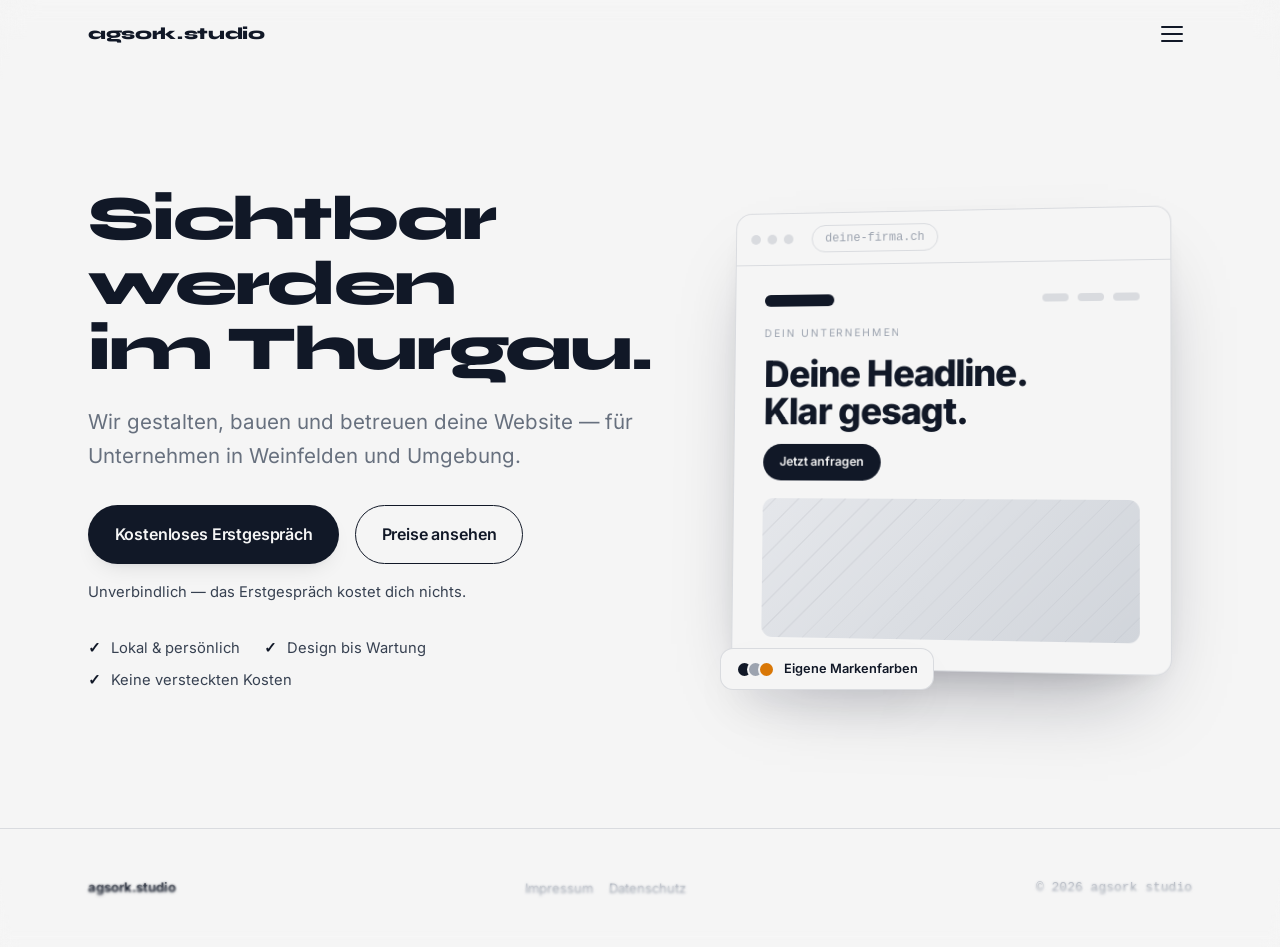
<file: index.html>
<!DOCTYPE html>
<html lang="de-CH">
<head>
  <meta charset="UTF-8" />
  <meta name="viewport" content="width=device-width, initial-scale=1.0" />
  <meta name="theme-color" content="#111827" />
  <title>agsork studio — Sichtbar werden im Thurgau</title>
  <meta
    name="description"
    content="agsork studio baut visuell starke Websites für Unternehmen in Weinfelden und Umgebung — von Design bis Social Media."
  />

  <!-- Open Graph -->
  <meta property="og:type" content="website" />
  <meta property="og:url" content="https://agsork.studio/" />
  <meta property="og:title" content="agsork studio — Sichtbar werden im Thurgau" />
  <meta property="og:description" content="agsork studio baut visuell starke Websites für Unternehmen in Weinfelden und Umgebung — von Design bis Social Media." />
  <meta property="og:locale" content="de_CH" />
  <meta property="og:site_name" content="agsork studio" />
  <meta property="og:image" content="https://agsork.studio/og-image.jpg" />
  <meta property="og:image:width" content="1200" />
  <meta property="og:image:height" content="630" />

  <!-- Twitter / X -->
  <meta name="twitter:card" content="summary_large_image" />
  <meta name="twitter:image" content="https://agsork.studio/og-image.jpg" />
  <meta name="twitter:title" content="agsork studio — Sichtbar werden im Thurgau" />
  <meta name="twitter:description" content="agsork studio baut visuell starke Websites für Unternehmen in Weinfelden und Umgebung — von Design bis Social Media." />

  <link rel="canonical" href="https://agsork.studio/" />

  <!-- Favicon: Original-Logo (PNG) -->
  <link rel="icon" type="image/png" sizes="32x32" href="/favicon-32.png?v=3" />
  <link rel="apple-touch-icon" sizes="180x180" href="/apple-touch-icon.png?v=3" />

  <!-- Schriften werden lokal gehostet (DSGVO/DSG Schweiz): @font-face in
       styles.css, Dateien unter /fonts/. Keine Anfrage an Google-Server. -->

  <!-- Font-Preload: kritische Schriften früh anfordern -->
  <link rel="preload" href="/fonts/Inter-Variable.woff2" as="font" type="font/woff2" crossorigin />
  <link rel="preload" href="/fonts/Syne-Variable.woff2" as="font" type="font/woff2" crossorigin />

  <link rel="stylesheet" href="/styles.css?v=1.5.0" />

  <!-- Structured Data (Local SEO): lokales Unternehmen im Thurgau -->
  <script type="application/ld+json">
  {
    "@context": "https://schema.org",
    "@type": "ProfessionalService",
    "name": "agsork studio",
    "description": "Webdesign, Entwicklung und Social Media Management für Unternehmen in Weinfelden und Umgebung.",
    "url": "https://agsork.studio/",
    "email": "adrian.kux@agsork.studio",
    "telephone": "+41 78 269 42 29",
    "image": "https://agsork.studio/og-image.jpg",
    "priceRange": "CHF 249–1499",
    "founder": { "@type": "Person", "name": "Adrian Kux" },
    "address": {
      "@type": "PostalAddress",
      "streetAddress": "Ottenbergstrasse 26",
      "postalCode": "8572",
      "addressLocality": "Berg",
      "addressRegion": "Thurgau",
      "addressCountry": "CH"
    },
    "areaServed": [
      { "@type": "City", "name": "Weinfelden" },
      { "@type": "City", "name": "Kreuzlingen" },
      { "@type": "City", "name": "Frauenfeld" },
      { "@type": "City", "name": "Romanshorn" },
      { "@type": "City", "name": "Amriswil" },
      { "@type": "AdministrativeArea", "name": "Thurgau" }
    ],
    "makesOffer": [
      {
        "@type": "Offer",
        "name": "Website — Design, Umsetzung, Hosting & Wartung",
        "priceSpecification": { "@type": "PriceSpecification", "price": 1499, "priceCurrency": "CHF" },
        "description": "Einmalig CHF 1499 für Design, Umsetzung und Go-Live, danach CHF 14.99 pro Monat für Hosting und Wartung."
      },
      {
        "@type": "Offer",
        "name": "Social Media Management",
        "priceSpecification": { "@type": "UnitPriceSpecification", "price": 249, "priceCurrency": "CHF", "unitText": "Monat" },
        "description": "Betreuung von Instagram und Facebook, ein Beitrag pro Woche im Look deiner Marke."
      }
    ]
  }
  </script>
</head>

<body>
  <!-- Skip-Link für Tastatur-/Screenreader-Nutzung -->
  <a class="skip-link" href="#main">Zum Inhalt springen</a>

  <!-- ============================================================
       KOPFZEILE / NAVIGATION
       Die volle Leiste minimiert sich beim Scrollen in die
       Liquid-Glass-Pille (.glass-dock); Refraktion via SVG-Filter
       (script.js, GlassDock), Fallback: Frosted Glass.
       ============================================================ -->
  <header class="site-header" id="siteHeader">
    <div class="container nav-shell">
      <div class="glass-dock" id="glassDock">
        <a class="wordmark" href="/" aria-label="agsork studio – Startseite">
          agsork<span class="wordmark-dot">.</span>studio
        </a>

        <button
          class="nav-toggle"
          id="navToggle"
          aria-expanded="false"
          aria-controls="menuOverlay"
          aria-haspopup="true"
          aria-label="Menü öffnen"
        >
          <span></span><span></span><span></span>
        </button>
      </div>
    </div>
  </header>

  <!-- ============================================================
       NAVIGATIONS-OVERLAY — MENÜ-LISTE
       Der Drei-Strich-Button fasst die vier Ziele zusammen und öffnet
       dieses Vollflächen-Overlay: die Ziele erscheinen als klare, grosse
       Liste (Mechanik in script.js → NavMenu). Jedes Ziel ist eine
       eigene Seite.
       ============================================================ -->
  <div class="menu-overlay" id="menuOverlay" aria-hidden="true">
    <nav class="option-wheel" id="navWheel" aria-label="Hauptnavigation">
      <a class="option-wheel__item" href="/angebot/">Angebot</a>
      <a class="option-wheel__item" href="/pricing/">Preise</a>
      <a class="option-wheel__item" href="/portfolio/">Portfolio</a>
      <a class="option-wheel__item" href="/kontakt/">Kontakt</a>
    </nav>
  </div>

  <main id="main">
    <!-- ============================================================
         HERO — Startseite
         ============================================================ -->
    <section class="hero" id="hero">
      <div class="container hero-grid">
        <!-- Textspalte: Hierarchie-Strips (Kicker → Headline → Sub → CTA → Trust) -->
        <div class="hero-copy">
          <h1 class="hero-title reveal">Sichtbar werden im&nbsp;Thurgau.</h1>
          <p class="hero-sub reveal" style="--i: 1">
            Wir gestalten, bauen und betreuen deine Website — für Unternehmen
            in Weinfelden und Umgebung.
          </p>
          <div class="hero-actions reveal" style="--i: 2">
            <a class="btn btn-primary magnetic" href="/kontakt/">Kostenloses Erstgespräch</a>
            <a class="btn btn-ghost magnetic" href="/pricing/">Preise ansehen</a>
          </div>
          <p class="hero-microtrust reveal" style="--i: 2.5">
            Unverbindlich — das Erstgespräch kostet dich nichts.
          </p>
          <ul class="hero-trust reveal" style="--i: 3">
            <li>Lokal &amp; persönlich</li>
            <li>Design bis Wartung</li>
            <li>Keine versteckten Kosten</li>
          </ul>
        </div>

        <!-- Visual: zeigt das Ergebnis (eine fertige Website) -->
        <div class="hero-visual reveal" style="--i: 2" aria-hidden="true">
          <div class="hv-browser">
            <div class="hv-bar">
              <span></span><span></span><span></span>
              <em class="hv-url">deine-firma.ch</em>
            </div>
            <div class="hv-page">
              <div class="hv-nav">
                <span class="hv-logo"></span>
                <span class="hv-links"><i></i><i></i><i></i></span>
              </div>
              <p class="hv-eyebrow">Dein Unternehmen</p>
              <p class="hv-title">Deine Headline.<br />Klar&nbsp;gesagt.</p>
              <span class="hv-cta">Jetzt anfragen</span>
              <div class="hv-media"></div>
            </div>
          </div>
          <div class="hv-badge">
            <span class="hv-badge-swatches"><i></i><i></i><i></i></span>
            Eigene Markenfarben
          </div>
        </div>
      </div>
    </section>
  </main>

  <!-- ============================================================
       FOOTER
       ============================================================ -->
  <footer class="site-footer">
    <div class="container footer-inner">
      <span class="footer-mark">agsork.studio</span>
      <nav class="footer-legal" aria-label="Rechtliches">
        <button
          class="footer-legal-link"
          type="button"
          data-modal-open="modalImpressum"
          aria-haspopup="dialog"
          aria-controls="modalImpressum"
        >Impressum</button>
        <button
          class="footer-legal-link"
          type="button"
          data-modal-open="modalDatenschutz"
          aria-haspopup="dialog"
          aria-controls="modalDatenschutz"
        >Datenschutz</button>
      </nav>
      <span class="footer-year" id="footerYear">© 2026 agsork studio</span>
    </div>
  </footer>

  <!-- ============================================================
       RECHTLICHES — MODALS (Impressum / Datenschutz)
       ============================================================ -->
  <div
    class="modal"
    id="modalImpressum"
    role="dialog"
    aria-modal="true"
    aria-labelledby="modalImpressumTitle"
    aria-hidden="true"
  >
    <div class="modal-backdrop" data-modal-close></div>
    <div class="modal-card" tabindex="-1">
      <header class="modal-head">
        <h2 class="modal-title" id="modalImpressumTitle">Impressum</h2>
        <button class="modal-close" type="button" data-modal-close aria-label="Dialog schliessen">
          <svg viewBox="0 0 24 24" fill="none" stroke="currentColor" stroke-width="2" aria-hidden="true">
            <path d="M6 6l12 12M18 6 6 18" />
          </svg>
        </button>
      </header>
      <div class="modal-body">
        <p>
          Adrian Kux<br />
          Ottenbergstrasse 26<br />
          8572 Berg, Schweiz
        </p>
        <p>
          E-Mail: <a href="mailto:adrian.kux@agsork.studio">adrian.kux@agsork.studio</a><br />
          Telefon: <a href="tel:+41782694229">078 269 42 29</a>
        </p>
      </div>
    </div>
  </div>

  <div
    class="modal"
    id="modalDatenschutz"
    role="dialog"
    aria-modal="true"
    aria-labelledby="modalDatenschutzTitle"
    aria-hidden="true"
  >
    <div class="modal-backdrop" data-modal-close></div>
    <div class="modal-card" tabindex="-1">
      <header class="modal-head">
        <h2 class="modal-title" id="modalDatenschutzTitle">Datenschutzerklärung</h2>
        <button class="modal-close" type="button" data-modal-close aria-label="Dialog schliessen">
          <svg viewBox="0 0 24 24" fill="none" stroke="currentColor" stroke-width="2" aria-hidden="true">
            <path d="M6 6l12 12M18 6 6 18" />
          </svg>
        </button>
      </header>
      <div class="modal-body">
        <h3>Verantwortliche Person</h3>
        <p>
          Adrian Kux<br />
          Ottenbergstrasse 26<br />
          8572 Berg, Schweiz<br />
          E-Mail: <a href="mailto:adrian.kux@agsork.studio">adrian.kux@agsork.studio</a>
        </p>
        <p>
          Diese Datenschutzerklärung informiert dich darüber, welche
          Personendaten beim Besuch von agsork.studio bearbeitet werden.
        </p>
        <h3>Hosting und technische Bereitstellung</h3>
        <p>
          Diese Website wird über GitHub Pages gehostet und über Cloudflare
          als Content-Delivery-Netzwerk ausgeliefert. Dabei werden automatisch
          technische Daten wie deine IP-Adresse, Browsertyp und
          Zugriffszeitpunkt in Server-Logs verarbeitet. Beide Anbieter haben
          Serverstandorte auch in den USA; eine Datenübermittlung ins Ausland
          ist damit möglich.
        </p>
        <h3>Schriften</h3>
        <p>
          Die verwendeten Schriften werden lokal von diesem Server
          ausgeliefert. Es werden dabei keine Personendaten an Dritte
          (insbesondere nicht an Google) übermittelt.
        </p>
        <h3>Kontaktaufnahme per E-Mail</h3>
        <p>
          Wenn du uns über die auf der Website angegebene E-Mail-Adresse
          kontaktierst, werden die von dir mitgeteilten Daten (z. B. Name,
          E-Mail-Adresse, Inhalt deiner Nachricht) zur Bearbeitung deiner
          Anfrage verwendet. Eingehende E-Mails an adrian.kux@agsork.studio
          werden über Cloudflare Email Routing an ein Gmail-Postfach
          (Google LLC, USA) weitergeleitet.
        </p>
        <h3>Kontaktformular</h3>
        <p>
          Das Kontaktformular auf der Kontakt-Seite wird über den
          Drittanbieter Formspree (Formspree, Inc., USA) verarbeitet und an
          uns weitergeleitet. Dabei werden die von dir eingegebenen Daten
          (Name, E-Mail-Adresse, ggf. Unternehmen, Nachricht) an Formspree
          übermittelt. Eine Datenübermittlung in die USA ist damit möglich.
        </p>
        <h3>WhatsApp</h3>
        <p>
          Der WhatsApp-Link in der Kontakt-Sektion öffnet einen Chat über
          WhatsApp (Meta Platforms Ireland Ltd. bzw. Meta Platforms, Inc.,
          USA). Für die Kommunikation darüber gelten die
          Datenschutzbestimmungen von WhatsApp/Meta; wir haben auf die
          dortige Datenverarbeitung keinen Einfluss.
        </p>
        <h3>Cookies</h3>
        <p>Diese Website selbst setzt keine eigenen Cookies.</p>
        <h3>Deine Rechte</h3>
        <p>
          Du hast das Recht, Auskunft über deine bei uns bearbeiteten
          Personendaten zu verlangen sowie deren Berichtigung oder Löschung
          zu beantragen. Wende dich dazu an die oben genannte Kontaktadresse.
        </p>
        <h3>Änderungen</h3>
        <p>
          Wir behalten uns vor, diese Datenschutzerklärung anzupassen, sobald
          sich die Datenbearbeitung auf dieser Website ändert (z. B. bei
          Einführung von Analyse-Tools oder weiteren Drittdiensten).
        </p>
      </div>
    </div>
  </div>

  <script src="/script.js?v=1.5.0"></script>
</body>
</html>
</file>
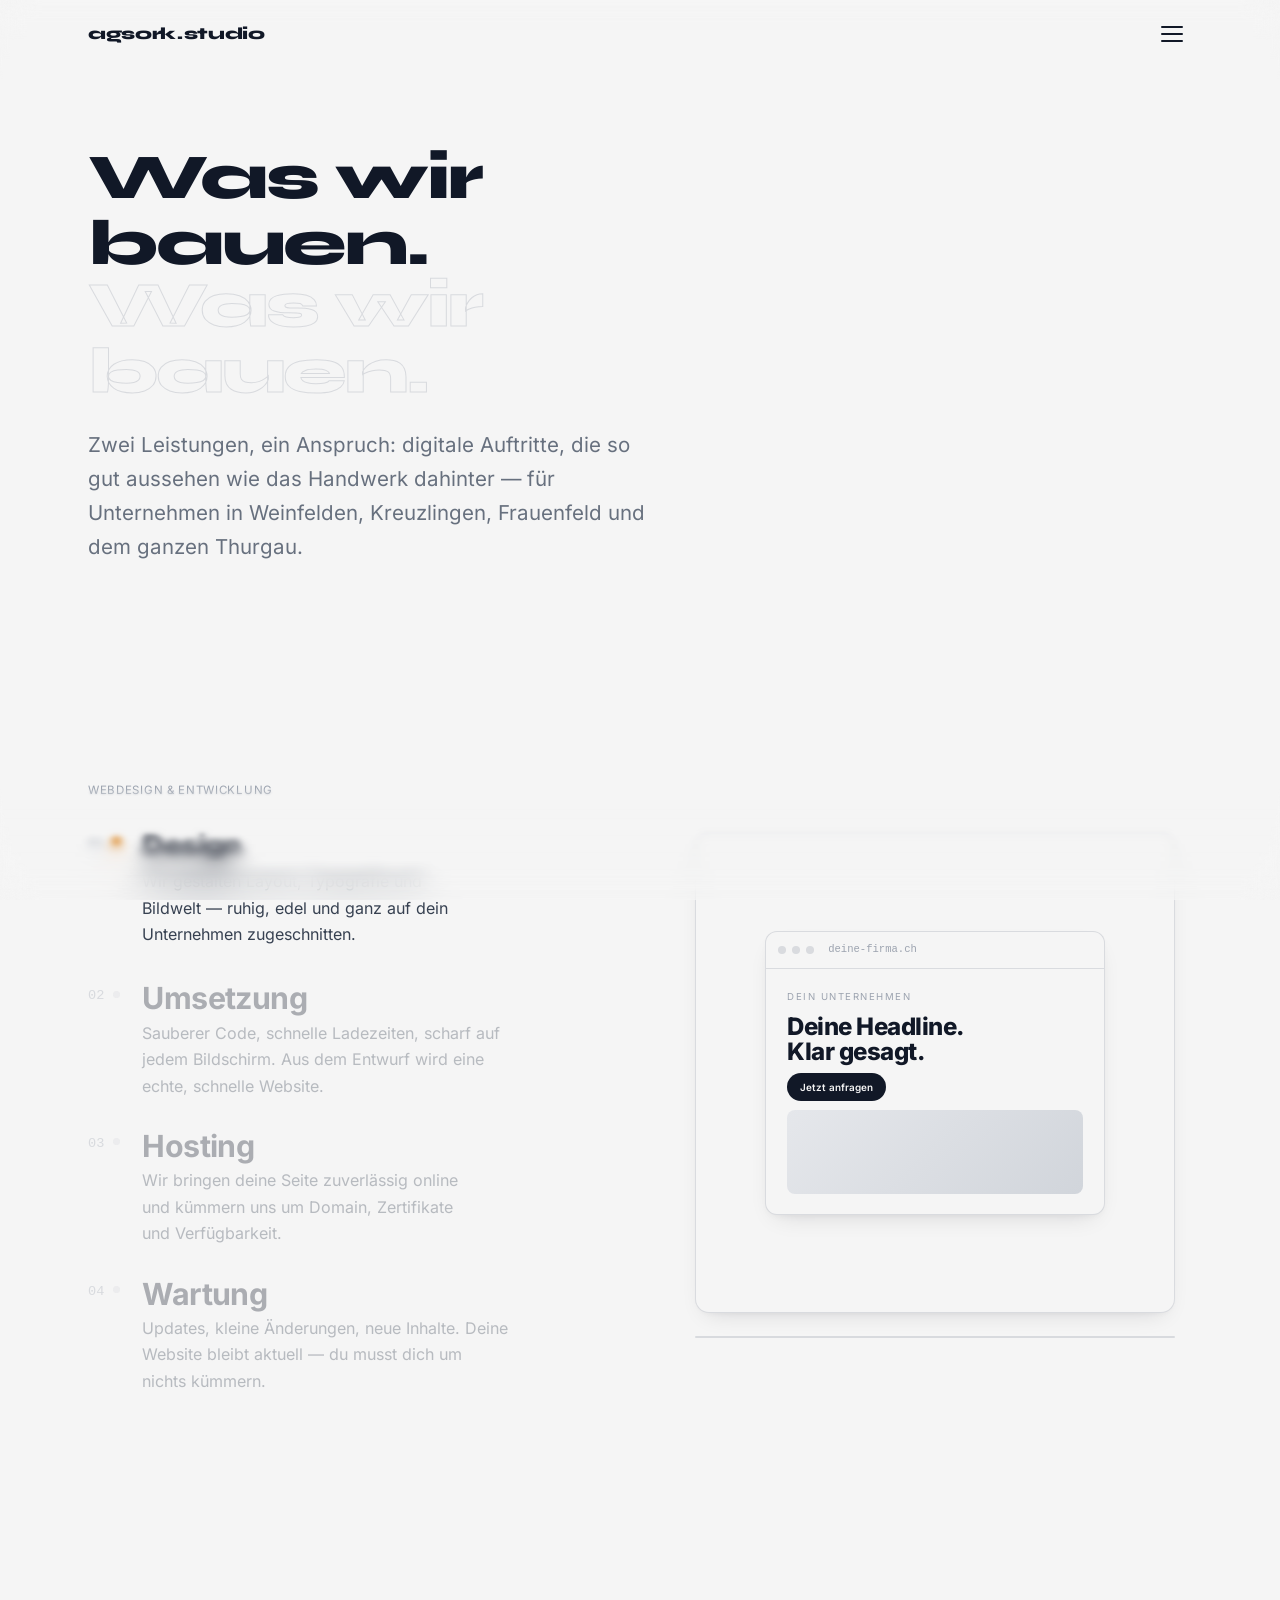
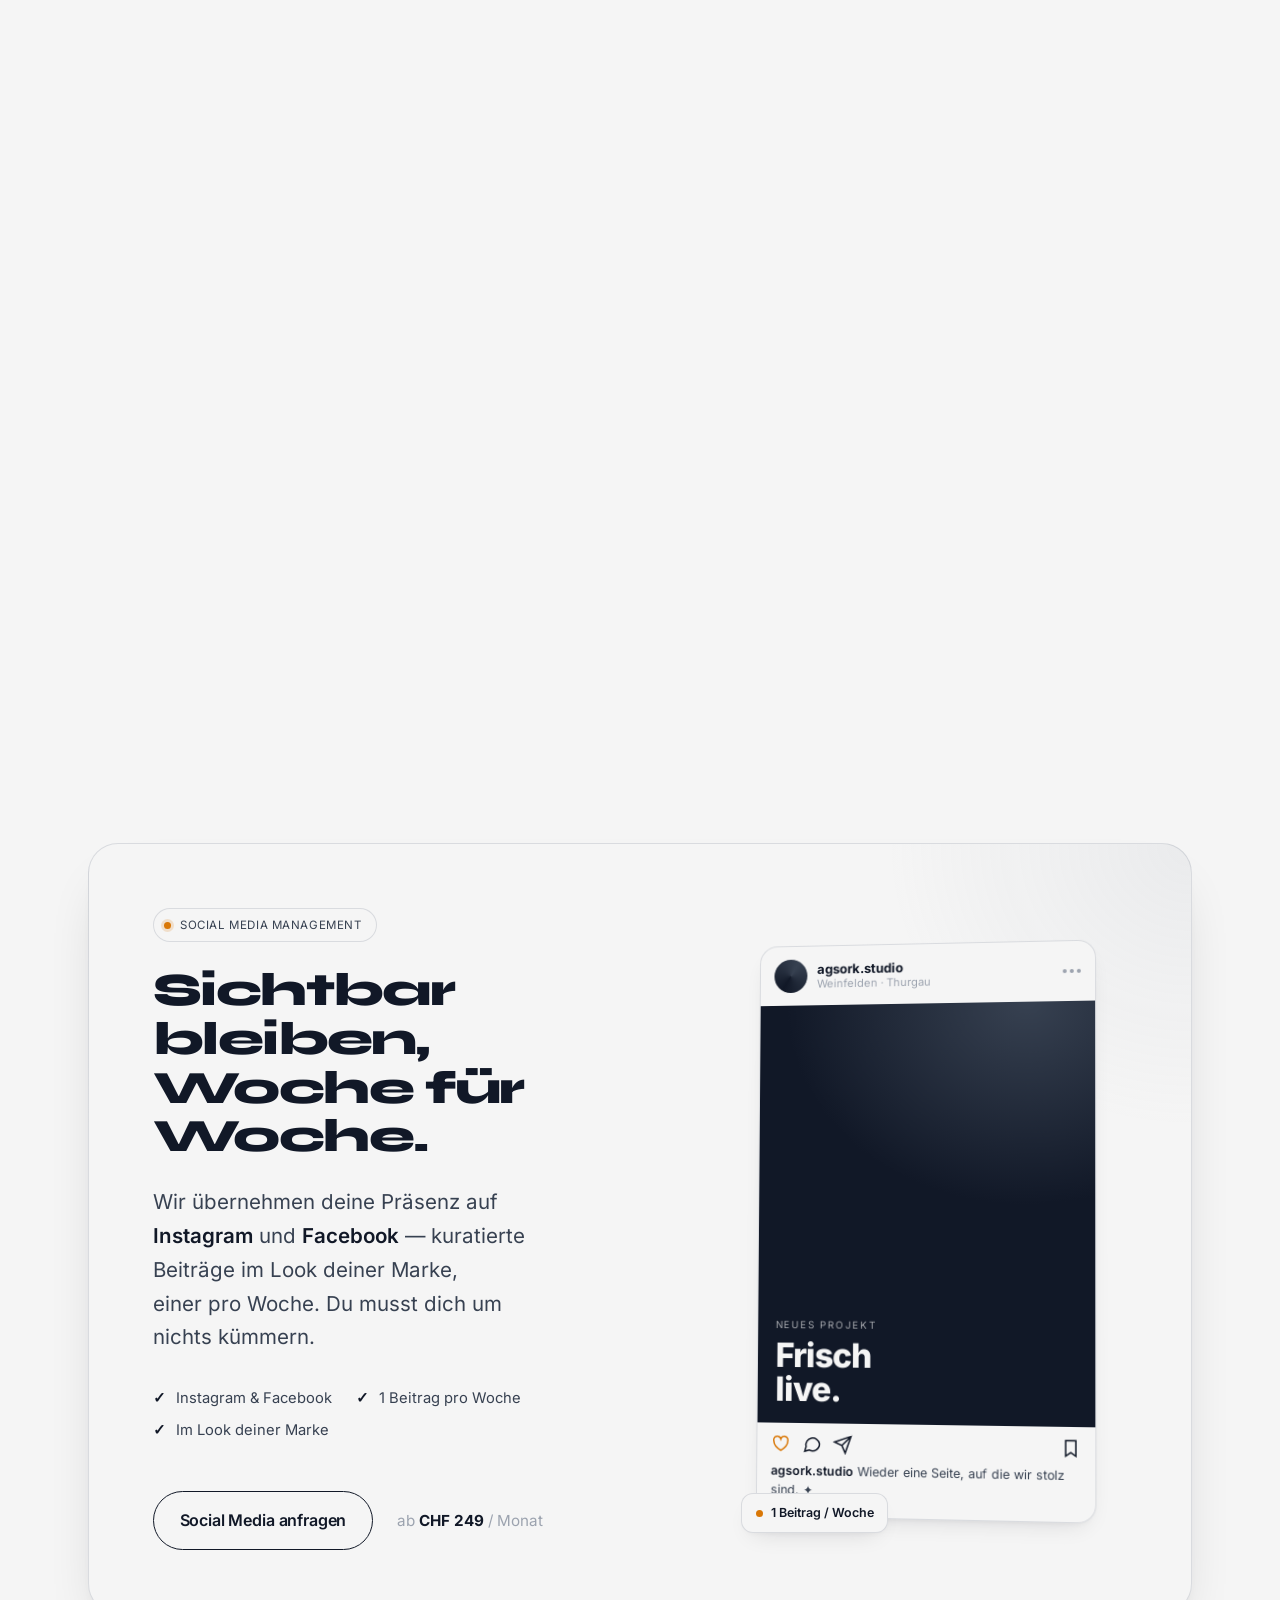
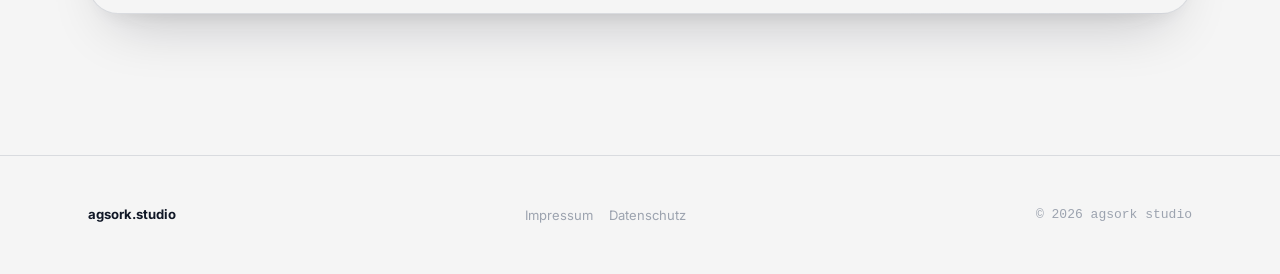
<file: angebot/index.html>
<!DOCTYPE html>
<html lang="de-CH">
<head>
  <meta charset="UTF-8" />
  <meta name="viewport" content="width=device-width, initial-scale=1.0" />
  <meta name="theme-color" content="#111827" />
  <title>Angebot — agsork studio</title>
  <meta
    name="description"
    content="Website-Erstellung und Social Media für Unternehmen im Thurgau: Design, Umsetzung, Hosting und Wartung — plus kuratierte Beiträge auf Instagram und Facebook."
  />

  <!-- Open Graph -->
  <meta property="og:type" content="website" />
  <meta property="og:url" content="https://agsork.studio/angebot/" />
  <meta property="og:title" content="Angebot — agsork studio" />
  <meta property="og:description" content="Website-Erstellung und Social Media für Unternehmen im Thurgau: Design, Umsetzung, Hosting und Wartung — plus kuratierte Beiträge auf Instagram und Facebook." />
  <meta property="og:locale" content="de_CH" />
  <meta property="og:site_name" content="agsork studio" />
  <meta property="og:image" content="https://agsork.studio/og-image.jpg" />
  <meta property="og:image:width" content="1200" />
  <meta property="og:image:height" content="630" />

  <!-- Twitter / X -->
  <meta name="twitter:card" content="summary_large_image" />
  <meta name="twitter:image" content="https://agsork.studio/og-image.jpg" />
  <meta name="twitter:title" content="Angebot — agsork studio" />
  <meta name="twitter:description" content="Website-Erstellung und Social Media für Unternehmen im Thurgau: Design, Umsetzung, Hosting und Wartung — plus kuratierte Beiträge auf Instagram und Facebook." />

  <link rel="canonical" href="https://agsork.studio/angebot/" />

  <!-- Favicon: Original-Logo (PNG) -->
  <link rel="icon" type="image/png" sizes="32x32" href="/favicon-32.png?v=3" />
  <link rel="apple-touch-icon" sizes="180x180" href="/apple-touch-icon.png?v=3" />

  <!-- Schriften werden lokal gehostet (DSGVO/DSG Schweiz): @font-face in
       styles.css, Dateien unter /fonts/. Keine Anfrage an Google-Server. -->

  <!-- Font-Preload: kritische Schriften früh anfordern -->
  <link rel="preload" href="/fonts/Inter-Variable.woff2" as="font" type="font/woff2" crossorigin />
  <link rel="preload" href="/fonts/Syne-Variable.woff2" as="font" type="font/woff2" crossorigin />

  <link rel="stylesheet" href="/styles.css?v=1.5.1" />
</head>

<body>
  <!-- Skip-Link für Tastatur-/Screenreader-Nutzung -->
  <a class="skip-link" href="#main">Zum Inhalt springen</a>

  <!-- ============================================================
       KOPFZEILE / NAVIGATION
       Die volle Leiste minimiert sich beim Scrollen in die
       Liquid-Glass-Pille (.glass-dock); Refraktion via SVG-Filter
       (script.js, GlassDock), Fallback: Frosted Glass.
       ============================================================ -->
  <header class="site-header" id="siteHeader">
    <div class="container nav-shell">
      <div class="glass-dock" id="glassDock">
        <a class="wordmark" href="/" aria-label="agsork studio – Startseite">
          agsork<span class="wordmark-dot">.</span>studio
        </a>

        <button
          class="nav-toggle"
          id="navToggle"
          aria-expanded="false"
          aria-controls="menuOverlay"
          aria-haspopup="true"
          aria-label="Menü öffnen"
        >
          <span></span><span></span><span></span>
        </button>
      </div>
    </div>
  </header>

  <!-- ============================================================
       NAVIGATIONS-OVERLAY — MENÜ-LISTE
       Der Drei-Strich-Button fasst die vier Ziele zusammen und öffnet
       dieses Vollflächen-Overlay: die Ziele erscheinen als klare, grosse
       Liste (Mechanik in script.js → NavMenu). Jedes Ziel ist eine
       eigene Seite.
       ============================================================ -->
  <div class="menu-overlay" id="menuOverlay" aria-hidden="true">
    <nav class="option-wheel" id="navWheel" aria-label="Hauptnavigation">
      <a class="option-wheel__item" href="/angebot/" aria-current="page">Angebot</a>
      <a class="option-wheel__item" href="/pricing/">Preise</a>
      <a class="option-wheel__item" href="/portfolio/">Portfolio</a>
      <a class="option-wheel__item" href="/kontakt/">Kontakt</a>
    </nav>
  </div>

  <main id="main">
    <!-- ============================================================
         ANGEBOTE
         ============================================================ -->
    <section class="section angebot" id="angebot">
      <div class="container">
        <header class="section-head">
          <h1 class="kinetic-title">
            <span class="kt-row" data-dir="l">Was wir bauen.</span>
            <span class="kt-row kt-ghost" data-dir="r" aria-hidden="true">Was wir bauen.</span>
          </h1>
          <p class="section-lead reveal" style="--i: 1">
            Zwei Leistungen, ein Anspruch: digitale Auftritte, die so gut
            aussehen wie das Handwerk dahinter — für Unternehmen in Weinfelden,
            Kreuzlingen, Frauenfeld und dem ganzen Thurgau.
          </p>
        </header>
      </div>

      <!-- ---------- 4.1 Website-Erstellung: sticky Scroll-Story ---------- -->
      <div class="ws-scroll" id="wsScroll" data-steps="4">
        <div class="ws-sticky">
          <div class="container ws-grid">
            <!-- Textspalte: Schritte -->
            <div class="ws-text">
              <p class="ws-kicker">Webdesign &amp; Entwicklung</p>
              <ol class="ws-steps" id="wsSteps">
                <li class="ws-step is-active" data-step="0">
                  <span class="ws-num">01</span>
                  <h2>Design</h2>
                  <p>
                    Wir gestalten Layout, Typografie und Bildwelt — ruhig, edel
                    und ganz auf dein Unternehmen zugeschnitten.
                  </p>
                </li>
                <li class="ws-step" data-step="1">
                  <span class="ws-num">02</span>
                  <h2>Umsetzung</h2>
                  <p>
                    Sauberer Code, schnelle Ladezeiten, scharf auf jedem Bildschirm.
                    Aus dem Entwurf wird eine echte, schnelle Website.
                  </p>
                </li>
                <li class="ws-step" data-step="2">
                  <span class="ws-num">03</span>
                  <h2>Hosting</h2>
                  <p>
                    Wir bringen deine Seite zuverlässig online und kümmern uns um
                    Domain, Zertifikate und Verfügbarkeit.
                  </p>
                </li>
                <li class="ws-step" data-step="3">
                  <span class="ws-num">04</span>
                  <h2>Wartung</h2>
                  <p>
                    Updates, kleine Änderungen, neue Inhalte. Deine Website bleibt
                    aktuell — du musst dich um nichts kümmern.
                  </p>
                </li>
              </ol>
            </div>

            <!-- Visualspalte: wechselt mit dem Scroll -->
            <div class="ws-visual" aria-hidden="true">
              <div class="ws-frame">
                <!-- 01 Design: Miniatur-Mockup statt abstrakter Balken (Aufgabe 8) -->
                <div class="ws-vis is-active" data-vis="0">
                  <div class="mini-browser">
                    <div class="mb-bar">
                      <span></span><span></span><span></span>
                      <em class="mb-url">deine-firma.ch</em>
                    </div>
                    <div class="mb-page">
                      <p class="mb-eyebrow">Dein Unternehmen</p>
                      <p class="mb-title">Deine Headline.<br />Klar&nbsp;gesagt.</p>
                      <span class="mb-cta">Jetzt anfragen</span>
                      <div class="mb-media"></div>
                    </div>
                  </div>
                </div>
                <!-- 02 Umsetzung -->
                <div class="ws-vis" data-vis="1">
                  <div class="vis-build">
                    <span class="vb-line">&lt;section&gt;</span>
                    <span class="vb-line vb-indent">&lt;h1&gt;agsork&lt;/h1&gt;</span>
                    <span class="vb-line vb-indent">&lt;p&gt;…&lt;/p&gt;</span>
                    <span class="vb-line">&lt;/section&gt;</span>
                    <span class="vb-caret"></span>
                  </div>
                </div>
                <!-- 03 Hosting: SSL/Domain-Statusanzeige statt Node-Graph (Aufgabe 8) -->
                <div class="ws-vis" data-vis="2">
                  <div class="vh-panel">
                    <p class="vh-url">
                      <svg class="vh-lock" viewBox="0 0 24 24" fill="none" stroke="currentColor" stroke-width="2"><rect x="4" y="10" width="16" height="11" rx="2"/><path d="M8 10V7a4 4 0 0 1 8 0v3"/></svg>
                      https://deine-firma.ch
                    </p>
                    <ul class="vh-status">
                      <li><span>SSL-Zertifikat</span><b class="vh-ok">Gültig</b></li>
                      <li><span>Domain</span><b class="vh-ok">Aktiv</b></li>
                      <li><span>Server</span><b class="vh-live"><i></i>Online</b></li>
                    </ul>
                  </div>
                </div>
                <!-- 04 Wartung: „Update verfügbar → installiert"-Sequenz (Aufgabe 8) -->
                <div class="ws-vis" data-vis="3">
                  <div class="vu-card">
                    <p class="vu-row">
                      <i class="vu-dot"></i>
                      <span class="vu-text vu-text--avail">Update verfügbar…</span>
                      <span class="vu-text vu-text--done">✓ Installiert</span>
                    </p>
                    <span class="vu-bar"><i class="vu-fill"></i></span>
                    <p class="vu-meta">Wir kümmern uns — du merkst nichts davon.</p>
                  </div>
                </div>
              </div>

              <!-- Fortschrittsanzeige -->
              <div class="ws-progress">
                <span class="ws-progress-fill" id="wsProgressFill"></span>
              </div>
            </div>
          </div>
        </div>
      </div>

      <!-- ---------- Social Media Management ---------- -->
      <div class="social" id="social">
        <div class="container">
          <div class="social-panel">
            <div class="social-copy">
              <p class="social-kicker reveal">
                <span class="social-kicker-dot" aria-hidden="true"></span>
                Social Media Management
              </p>
              <h2 class="social-title reveal" style="--i: 1">
                Sichtbar bleiben,<br />Woche für Woche.
              </h2>
              <p class="social-lead reveal" style="--i: 2">
                Wir übernehmen deine Präsenz auf <strong>Instagram</strong> und
                <strong>Facebook</strong> — kuratierte Beiträge im Look deiner Marke,
                einer pro Woche. Du musst dich um nichts kümmern.
              </p>
              <ul class="social-points reveal" style="--i: 3">
                <li>Instagram &amp; Facebook</li>
                <li>1 Beitrag pro Woche</li>
                <li>Im Look deiner Marke</li>
              </ul>
              <div class="social-actions reveal" style="--i: 4">
                <a class="btn btn-ghost magnetic" href="/kontakt/">Social Media anfragen</a>
                <span class="social-price">ab <strong>CHF&nbsp;249</strong>&nbsp;/&nbsp;Monat</span>
              </div>
            </div>

            <!-- Visual: ein Beitrag im Marken-Look (das Ergebnis) -->
            <div class="social-visual reveal" style="--i: 2" aria-hidden="true">
              <article class="sp-post">
                <header class="sp-head">
                  <span class="sp-avatar"></span>
                  <span class="sp-id"><b>agsork.studio</b><i>Weinfelden · Thurgau</i></span>
                  <span class="sp-more"><i></i><i></i><i></i></span>
                </header>
                <div class="sp-media">
                  <span class="sp-media-kick">Neues Projekt</span>
                  <p class="sp-media-title">Frisch<br />live.</p>
                </div>
                <div class="sp-bar">
                  <span class="sp-acts">
                    <svg viewBox="0 0 24 24" class="sp-ic sp-ic--like" fill="none" stroke="currentColor" stroke-width="1.8"><path d="M12 20S3.5 14.6 3.5 8.9A4.4 4.4 0 0 1 12 6.2 4.4 4.4 0 0 1 20.5 8.9C20.5 14.6 12 20 12 20Z"/></svg>
                    <svg viewBox="0 0 24 24" class="sp-ic" fill="none" stroke="currentColor" stroke-width="1.8"><path d="M21 11.5a8.4 8.4 0 0 1-12.3 7.5L3 20.5l1.6-5.4A8.4 8.4 0 1 1 21 11.5Z"/></svg>
                    <svg viewBox="0 0 24 24" class="sp-ic" fill="none" stroke="currentColor" stroke-width="1.8"><path d="M22 2 11 13M22 2l-7 20-4-9-9-4 20-7Z"/></svg>
                  </span>
                  <svg viewBox="0 0 24 24" class="sp-ic" fill="none" stroke="currentColor" stroke-width="1.8"><path d="M6 3h12v18l-6-4-6 4V3Z"/></svg>
                </div>
                <p class="sp-caption"><b>agsork.studio</b> Wieder eine Seite, auf die wir stolz sind. ✦</p>
              </article>
              <div class="sp-badge">
                <span class="sp-badge-dot" aria-hidden="true"></span>
                1&nbsp;Beitrag / Woche
              </div>
            </div>
          </div>
        </div>
      </div>
    </section>
  </main>

  <!-- ============================================================
       FOOTER
       ============================================================ -->
  <footer class="site-footer">
    <div class="container footer-inner">
      <span class="footer-mark">agsork.studio</span>
      <nav class="footer-legal" aria-label="Rechtliches">
        <button
          class="footer-legal-link"
          type="button"
          data-modal-open="modalImpressum"
          aria-haspopup="dialog"
          aria-controls="modalImpressum"
        >Impressum</button>
        <button
          class="footer-legal-link"
          type="button"
          data-modal-open="modalDatenschutz"
          aria-haspopup="dialog"
          aria-controls="modalDatenschutz"
        >Datenschutz</button>
      </nav>
      <span class="footer-year" id="footerYear">© 2026 agsork studio</span>
    </div>
  </footer>

  <!-- ============================================================
       RECHTLICHES — MODALS (Impressum / Datenschutz)
       ============================================================ -->
  <div
    class="modal"
    id="modalImpressum"
    role="dialog"
    aria-modal="true"
    aria-labelledby="modalImpressumTitle"
    aria-hidden="true"
  >
    <div class="modal-backdrop" data-modal-close></div>
    <div class="modal-card" tabindex="-1">
      <header class="modal-head">
        <h2 class="modal-title" id="modalImpressumTitle">Impressum</h2>
        <button class="modal-close" type="button" data-modal-close aria-label="Dialog schliessen">
          <svg viewBox="0 0 24 24" fill="none" stroke="currentColor" stroke-width="2" aria-hidden="true">
            <path d="M6 6l12 12M18 6 6 18" />
          </svg>
        </button>
      </header>
      <div class="modal-body">
        <p>
          Adrian Kux<br />
          Ottenbergstrasse 26<br />
          8572 Berg, Schweiz
        </p>
        <p>
          E-Mail: <a href="mailto:adrian.kux@agsork.studio">adrian.kux@agsork.studio</a><br />
          Telefon: <a href="tel:+41782694229">078 269 42 29</a>
        </p>
      </div>
    </div>
  </div>

  <div
    class="modal"
    id="modalDatenschutz"
    role="dialog"
    aria-modal="true"
    aria-labelledby="modalDatenschutzTitle"
    aria-hidden="true"
  >
    <div class="modal-backdrop" data-modal-close></div>
    <div class="modal-card" tabindex="-1">
      <header class="modal-head">
        <h2 class="modal-title" id="modalDatenschutzTitle">Datenschutzerklärung</h2>
        <button class="modal-close" type="button" data-modal-close aria-label="Dialog schliessen">
          <svg viewBox="0 0 24 24" fill="none" stroke="currentColor" stroke-width="2" aria-hidden="true">
            <path d="M6 6l12 12M18 6 6 18" />
          </svg>
        </button>
      </header>
      <div class="modal-body">
        <h3>Verantwortliche Person</h3>
        <p>
          Adrian Kux<br />
          Ottenbergstrasse 26<br />
          8572 Berg, Schweiz<br />
          E-Mail: <a href="mailto:adrian.kux@agsork.studio">adrian.kux@agsork.studio</a>
        </p>
        <p>
          Diese Datenschutzerklärung informiert dich darüber, welche
          Personendaten beim Besuch von agsork.studio bearbeitet werden.
        </p>
        <h3>Hosting und technische Bereitstellung</h3>
        <p>
          Diese Website wird über GitHub Pages gehostet und über Cloudflare
          als Content-Delivery-Netzwerk ausgeliefert. Dabei werden automatisch
          technische Daten wie deine IP-Adresse, Browsertyp und
          Zugriffszeitpunkt in Server-Logs verarbeitet. Beide Anbieter haben
          Serverstandorte auch in den USA; eine Datenübermittlung ins Ausland
          ist damit möglich.
        </p>
        <h3>Schriften</h3>
        <p>
          Die verwendeten Schriften werden lokal von diesem Server
          ausgeliefert. Es werden dabei keine Personendaten an Dritte
          (insbesondere nicht an Google) übermittelt.
        </p>
        <h3>Kontaktaufnahme per E-Mail</h3>
        <p>
          Wenn du uns über die auf der Website angegebene E-Mail-Adresse
          kontaktierst, werden die von dir mitgeteilten Daten (z. B. Name,
          E-Mail-Adresse, Inhalt deiner Nachricht) zur Bearbeitung deiner
          Anfrage verwendet. Eingehende E-Mails an adrian.kux@agsork.studio
          werden über Cloudflare Email Routing an ein Gmail-Postfach
          (Google LLC, USA) weitergeleitet.
        </p>
        <h3>Kontaktformular</h3>
        <p>
          Das Kontaktformular auf der Kontakt-Seite wird über den
          Drittanbieter Formspree (Formspree, Inc., USA) verarbeitet und an
          uns weitergeleitet. Dabei werden die von dir eingegebenen Daten
          (Name, E-Mail-Adresse, ggf. Unternehmen, Nachricht) an Formspree
          übermittelt. Eine Datenübermittlung in die USA ist damit möglich.
        </p>
        <h3>WhatsApp</h3>
        <p>
          Der WhatsApp-Link in der Kontakt-Sektion öffnet einen Chat über
          WhatsApp (Meta Platforms Ireland Ltd. bzw. Meta Platforms, Inc.,
          USA). Für die Kommunikation darüber gelten die
          Datenschutzbestimmungen von WhatsApp/Meta; wir haben auf die
          dortige Datenverarbeitung keinen Einfluss.
        </p>
        <h3>Cookies</h3>
        <p>Diese Website selbst setzt keine eigenen Cookies.</p>
        <h3>Deine Rechte</h3>
        <p>
          Du hast das Recht, Auskunft über deine bei uns bearbeiteten
          Personendaten zu verlangen sowie deren Berichtigung oder Löschung
          zu beantragen. Wende dich dazu an die oben genannte Kontaktadresse.
        </p>
        <h3>Änderungen</h3>
        <p>
          Wir behalten uns vor, diese Datenschutzerklärung anzupassen, sobald
          sich die Datenbearbeitung auf dieser Website ändert (z. B. bei
          Einführung von Analyse-Tools oder weiteren Drittdiensten).
        </p>
      </div>
    </div>
  </div>

  <script src="/script.js?v=1.5.1"></script>
</body>
</html>
</file>
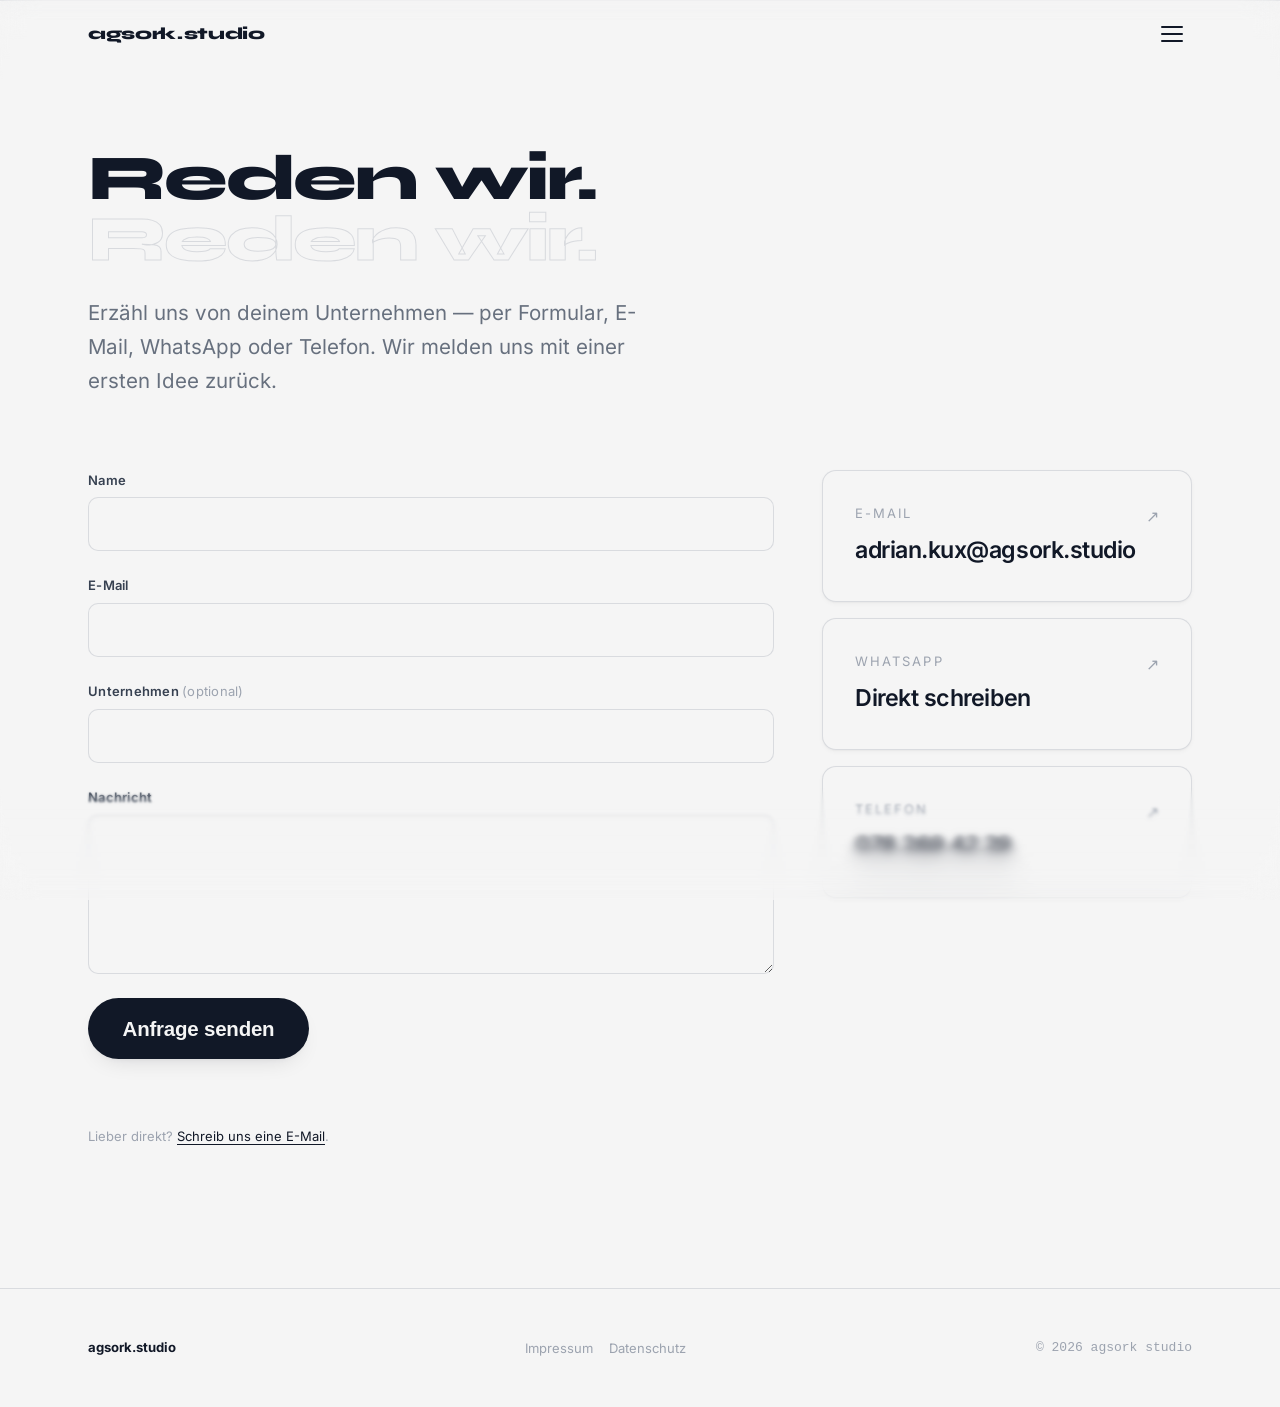
<file: kontakt/index.html>
<!DOCTYPE html>
<html lang="de-CH">
<head>
  <meta charset="UTF-8" />
  <meta name="viewport" content="width=device-width, initial-scale=1.0" />
  <meta name="theme-color" content="#111827" />
  <title>Kontakt — Webdesign in Weinfelden | agsork studio</title>
  <meta
    name="description"
    content="Reden wir über dein Projekt im Thurgau. agsork studio aus Weinfelden meldet sich mit einer ersten Idee zurück."
  />

  <!-- Open Graph -->
  <meta property="og:type" content="website" />
  <meta property="og:url" content="https://agsork.studio/kontakt/" />
  <meta property="og:title" content="Kontakt — Webdesign in Weinfelden | agsork studio" />
  <meta property="og:description" content="Reden wir über dein Projekt im Thurgau. agsork studio aus Weinfelden meldet sich mit einer ersten Idee zurück." />
  <meta property="og:locale" content="de_CH" />
  <meta property="og:site_name" content="agsork studio" />
  <meta property="og:image" content="https://agsork.studio/og-image.jpg" />
  <meta property="og:image:width" content="1200" />
  <meta property="og:image:height" content="630" />

  <!-- Twitter / X -->
  <meta name="twitter:card" content="summary_large_image" />
  <meta name="twitter:image" content="https://agsork.studio/og-image.jpg" />
  <meta name="twitter:title" content="Kontakt — Webdesign in Weinfelden | agsork studio" />
  <meta name="twitter:description" content="Reden wir über dein Projekt im Thurgau. agsork studio aus Weinfelden meldet sich mit einer ersten Idee zurück." />

  <link rel="canonical" href="https://agsork.studio/kontakt/" />

  <!-- Favicon: Original-Logo (PNG) -->
  <link rel="icon" type="image/png" sizes="32x32" href="/favicon-32.png?v=3" />
  <link rel="apple-touch-icon" sizes="180x180" href="/apple-touch-icon.png?v=3" />

  <!-- Schriften werden lokal gehostet (DSGVO/DSG Schweiz): @font-face in
       styles.css, Dateien unter /fonts/. Keine Anfrage an Google-Server. -->

  <!-- Font-Preload: kritische Schriften früh anfordern -->
  <link rel="preload" href="/fonts/Inter-Variable.woff2" as="font" type="font/woff2" crossorigin />
  <link rel="preload" href="/fonts/Syne-Variable.woff2" as="font" type="font/woff2" crossorigin />

  <link rel="stylesheet" href="/styles.css?v=1.5.0" />
</head>

<body>
  <!-- Skip-Link für Tastatur-/Screenreader-Nutzung -->
  <a class="skip-link" href="#main">Zum Inhalt springen</a>

  <!-- ============================================================
       KOPFZEILE / NAVIGATION
       Die volle Leiste minimiert sich beim Scrollen in die
       Liquid-Glass-Pille (.glass-dock); Refraktion via SVG-Filter
       (script.js, GlassDock), Fallback: Frosted Glass.
       ============================================================ -->
  <header class="site-header" id="siteHeader">
    <div class="container nav-shell">
      <div class="glass-dock" id="glassDock">
        <a class="wordmark" href="/" aria-label="agsork studio – Startseite">
          agsork<span class="wordmark-dot">.</span>studio
        </a>

        <button
          class="nav-toggle"
          id="navToggle"
          aria-expanded="false"
          aria-controls="menuOverlay"
          aria-haspopup="true"
          aria-label="Menü öffnen"
        >
          <span></span><span></span><span></span>
        </button>
      </div>
    </div>
  </header>

  <!-- ============================================================
       NAVIGATIONS-OVERLAY — MENÜ-LISTE
       Der Drei-Strich-Button fasst die vier Ziele zusammen und öffnet
       dieses Vollflächen-Overlay: die Ziele erscheinen als klare, grosse
       Liste (Mechanik in script.js → NavMenu). Jedes Ziel ist eine
       eigene Seite.
       ============================================================ -->
  <div class="menu-overlay" id="menuOverlay" aria-hidden="true">
    <nav class="option-wheel" id="navWheel" aria-label="Hauptnavigation">
      <a class="option-wheel__item" href="/angebot/">Angebot</a>
      <a class="option-wheel__item" href="/pricing/">Preise</a>
      <a class="option-wheel__item" href="/portfolio/">Portfolio</a>
      <a class="option-wheel__item" href="/kontakt/" aria-current="page">Kontakt</a>
    </nav>
  </div>

  <main id="main">
    <!-- ============================================================
         KONTAKT
         ============================================================ -->
    <section class="section kontakt" id="kontakt">
      <div class="container">
        <header class="section-head">
          <h1 class="kinetic-title">
            <span class="kt-row" data-dir="l">Reden wir.</span>
            <span class="kt-row kt-ghost" data-dir="r" aria-hidden="true">Reden wir.</span>
          </h1>
          <p class="section-lead reveal" style="--i: 1">
            Erzähl uns von deinem Unternehmen — per Formular, E-Mail, WhatsApp
            oder Telefon. Wir melden uns mit einer ersten Idee zurück.
          </p>
        </header>

        <div class="contact-layout">
          <!-- Anfrage-Formular. Progressive Enhancement: mit JS wird per
               fetch() an Formspree gesendet (kein Redirect, Inline-Status);
               ohne JS greift der normale POST. -->
          <form
            class="contact-form reveal"
            id="contactForm"
            action="https://formspree.io/f/xkodvzyy"
            method="POST"
          >
            <div class="form-field">
              <label for="cf-name">Name</label>
              <input id="cf-name" name="name" type="text" autocomplete="name" required />
            </div>
            <div class="form-field">
              <label for="cf-email">E-Mail</label>
              <input id="cf-email" name="email" type="email" autocomplete="email" required />
            </div>
            <div class="form-field">
              <label for="cf-company">Unternehmen <span class="form-optional">(optional)</span></label>
              <input id="cf-company" name="company" type="text" autocomplete="organization" />
            </div>
            <div class="form-field">
              <label for="cf-message">Nachricht</label>
              <textarea id="cf-message" name="message" rows="5" required></textarea>
            </div>
            <!-- Spam-Falle: für Menschen unsichtbar, Bots füllen sie aus -->
            <input class="form-hp" type="text" name="_gotcha" tabindex="-1" autocomplete="off" aria-hidden="true" />
            <button class="btn btn-primary btn-lg magnetic" type="submit">Anfrage senden</button>
            <p class="form-status" id="cf-status" role="status" aria-live="polite"></p>
            <p class="form-fallback">
              Lieber direkt? <a href="mailto:adrian.kux@agsork.studio">Schreib uns eine E-Mail</a>.
            </p>
          </form>

          <!-- Direkte Kanäle -->
          <div class="contact-channels reveal" style="--i: 1">
            <a class="contact-item magnetic" href="mailto:adrian.kux@agsork.studio">
              <span class="contact-label">E-Mail</span>
              <span class="contact-value">adrian.kux@agsork.studio</span>
              <span class="contact-arrow" aria-hidden="true">↗</span>
            </a>
            <a class="contact-item magnetic" href="https://wa.me/41782694229?text=Hallo%20agsork%20studio%2C%20ich%20interessiere%20mich%20f%C3%BCr%20eine%20Website%20f%C3%BCr%20%E2%80%A6" target="_blank" rel="noopener">
              <span class="contact-label">WhatsApp</span>
              <span class="contact-value">Direkt schreiben</span>
              <span class="contact-arrow" aria-hidden="true">↗</span>
            </a>
            <a class="contact-item magnetic" href="tel:+41782694229">
              <span class="contact-label">Telefon</span>
              <span class="contact-value">078 269 42 29</span>
              <span class="contact-arrow" aria-hidden="true">↗</span>
            </a>
          </div>
        </div>
      </div>
    </section>
  </main>

  <!-- ============================================================
       FOOTER
       ============================================================ -->
  <footer class="site-footer">
    <div class="container footer-inner">
      <span class="footer-mark">agsork.studio</span>
      <nav class="footer-legal" aria-label="Rechtliches">
        <button
          class="footer-legal-link"
          type="button"
          data-modal-open="modalImpressum"
          aria-haspopup="dialog"
          aria-controls="modalImpressum"
        >Impressum</button>
        <button
          class="footer-legal-link"
          type="button"
          data-modal-open="modalDatenschutz"
          aria-haspopup="dialog"
          aria-controls="modalDatenschutz"
        >Datenschutz</button>
      </nav>
      <span class="footer-year" id="footerYear">© 2026 agsork studio</span>
    </div>
  </footer>

  <!-- ============================================================
       RECHTLICHES — MODALS (Impressum / Datenschutz)
       ============================================================ -->
  <div
    class="modal"
    id="modalImpressum"
    role="dialog"
    aria-modal="true"
    aria-labelledby="modalImpressumTitle"
    aria-hidden="true"
  >
    <div class="modal-backdrop" data-modal-close></div>
    <div class="modal-card" tabindex="-1">
      <header class="modal-head">
        <h2 class="modal-title" id="modalImpressumTitle">Impressum</h2>
        <button class="modal-close" type="button" data-modal-close aria-label="Dialog schliessen">
          <svg viewBox="0 0 24 24" fill="none" stroke="currentColor" stroke-width="2" aria-hidden="true">
            <path d="M6 6l12 12M18 6 6 18" />
          </svg>
        </button>
      </header>
      <div class="modal-body">
        <p>
          Adrian Kux<br />
          Ottenbergstrasse 26<br />
          8572 Berg, Schweiz
        </p>
        <p>
          E-Mail: <a href="mailto:adrian.kux@agsork.studio">adrian.kux@agsork.studio</a><br />
          Telefon: <a href="tel:+41782694229">078 269 42 29</a>
        </p>
      </div>
    </div>
  </div>

  <div
    class="modal"
    id="modalDatenschutz"
    role="dialog"
    aria-modal="true"
    aria-labelledby="modalDatenschutzTitle"
    aria-hidden="true"
  >
    <div class="modal-backdrop" data-modal-close></div>
    <div class="modal-card" tabindex="-1">
      <header class="modal-head">
        <h2 class="modal-title" id="modalDatenschutzTitle">Datenschutzerklärung</h2>
        <button class="modal-close" type="button" data-modal-close aria-label="Dialog schliessen">
          <svg viewBox="0 0 24 24" fill="none" stroke="currentColor" stroke-width="2" aria-hidden="true">
            <path d="M6 6l12 12M18 6 6 18" />
          </svg>
        </button>
      </header>
      <div class="modal-body">
        <h3>Verantwortliche Person</h3>
        <p>
          Adrian Kux<br />
          Ottenbergstrasse 26<br />
          8572 Berg, Schweiz<br />
          E-Mail: <a href="mailto:adrian.kux@agsork.studio">adrian.kux@agsork.studio</a>
        </p>
        <p>
          Diese Datenschutzerklärung informiert dich darüber, welche
          Personendaten beim Besuch von agsork.studio bearbeitet werden.
        </p>
        <h3>Hosting und technische Bereitstellung</h3>
        <p>
          Diese Website wird über GitHub Pages gehostet und über Cloudflare
          als Content-Delivery-Netzwerk ausgeliefert. Dabei werden automatisch
          technische Daten wie deine IP-Adresse, Browsertyp und
          Zugriffszeitpunkt in Server-Logs verarbeitet. Beide Anbieter haben
          Serverstandorte auch in den USA; eine Datenübermittlung ins Ausland
          ist damit möglich.
        </p>
        <h3>Schriften</h3>
        <p>
          Die verwendeten Schriften werden lokal von diesem Server
          ausgeliefert. Es werden dabei keine Personendaten an Dritte
          (insbesondere nicht an Google) übermittelt.
        </p>
        <h3>Kontaktaufnahme per E-Mail</h3>
        <p>
          Wenn du uns über die auf der Website angegebene E-Mail-Adresse
          kontaktierst, werden die von dir mitgeteilten Daten (z. B. Name,
          E-Mail-Adresse, Inhalt deiner Nachricht) zur Bearbeitung deiner
          Anfrage verwendet. Eingehende E-Mails an adrian.kux@agsork.studio
          werden über Cloudflare Email Routing an ein Gmail-Postfach
          (Google LLC, USA) weitergeleitet.
        </p>
        <h3>Kontaktformular</h3>
        <p>
          Das Kontaktformular auf der Kontakt-Seite wird über den
          Drittanbieter Formspree (Formspree, Inc., USA) verarbeitet und an
          uns weitergeleitet. Dabei werden die von dir eingegebenen Daten
          (Name, E-Mail-Adresse, ggf. Unternehmen, Nachricht) an Formspree
          übermittelt. Eine Datenübermittlung in die USA ist damit möglich.
        </p>
        <h3>WhatsApp</h3>
        <p>
          Der WhatsApp-Link in der Kontakt-Sektion öffnet einen Chat über
          WhatsApp (Meta Platforms Ireland Ltd. bzw. Meta Platforms, Inc.,
          USA). Für die Kommunikation darüber gelten die
          Datenschutzbestimmungen von WhatsApp/Meta; wir haben auf die
          dortige Datenverarbeitung keinen Einfluss.
        </p>
        <h3>Cookies</h3>
        <p>Diese Website selbst setzt keine eigenen Cookies.</p>
        <h3>Deine Rechte</h3>
        <p>
          Du hast das Recht, Auskunft über deine bei uns bearbeiteten
          Personendaten zu verlangen sowie deren Berichtigung oder Löschung
          zu beantragen. Wende dich dazu an die oben genannte Kontaktadresse.
        </p>
        <h3>Änderungen</h3>
        <p>
          Wir behalten uns vor, diese Datenschutzerklärung anzupassen, sobald
          sich die Datenbearbeitung auf dieser Website ändert (z. B. bei
          Einführung von Analyse-Tools oder weiteren Drittdiensten).
        </p>
      </div>
    </div>
  </div>

  <script src="/script.js?v=1.5.0"></script>
</body>
</html>
</file>
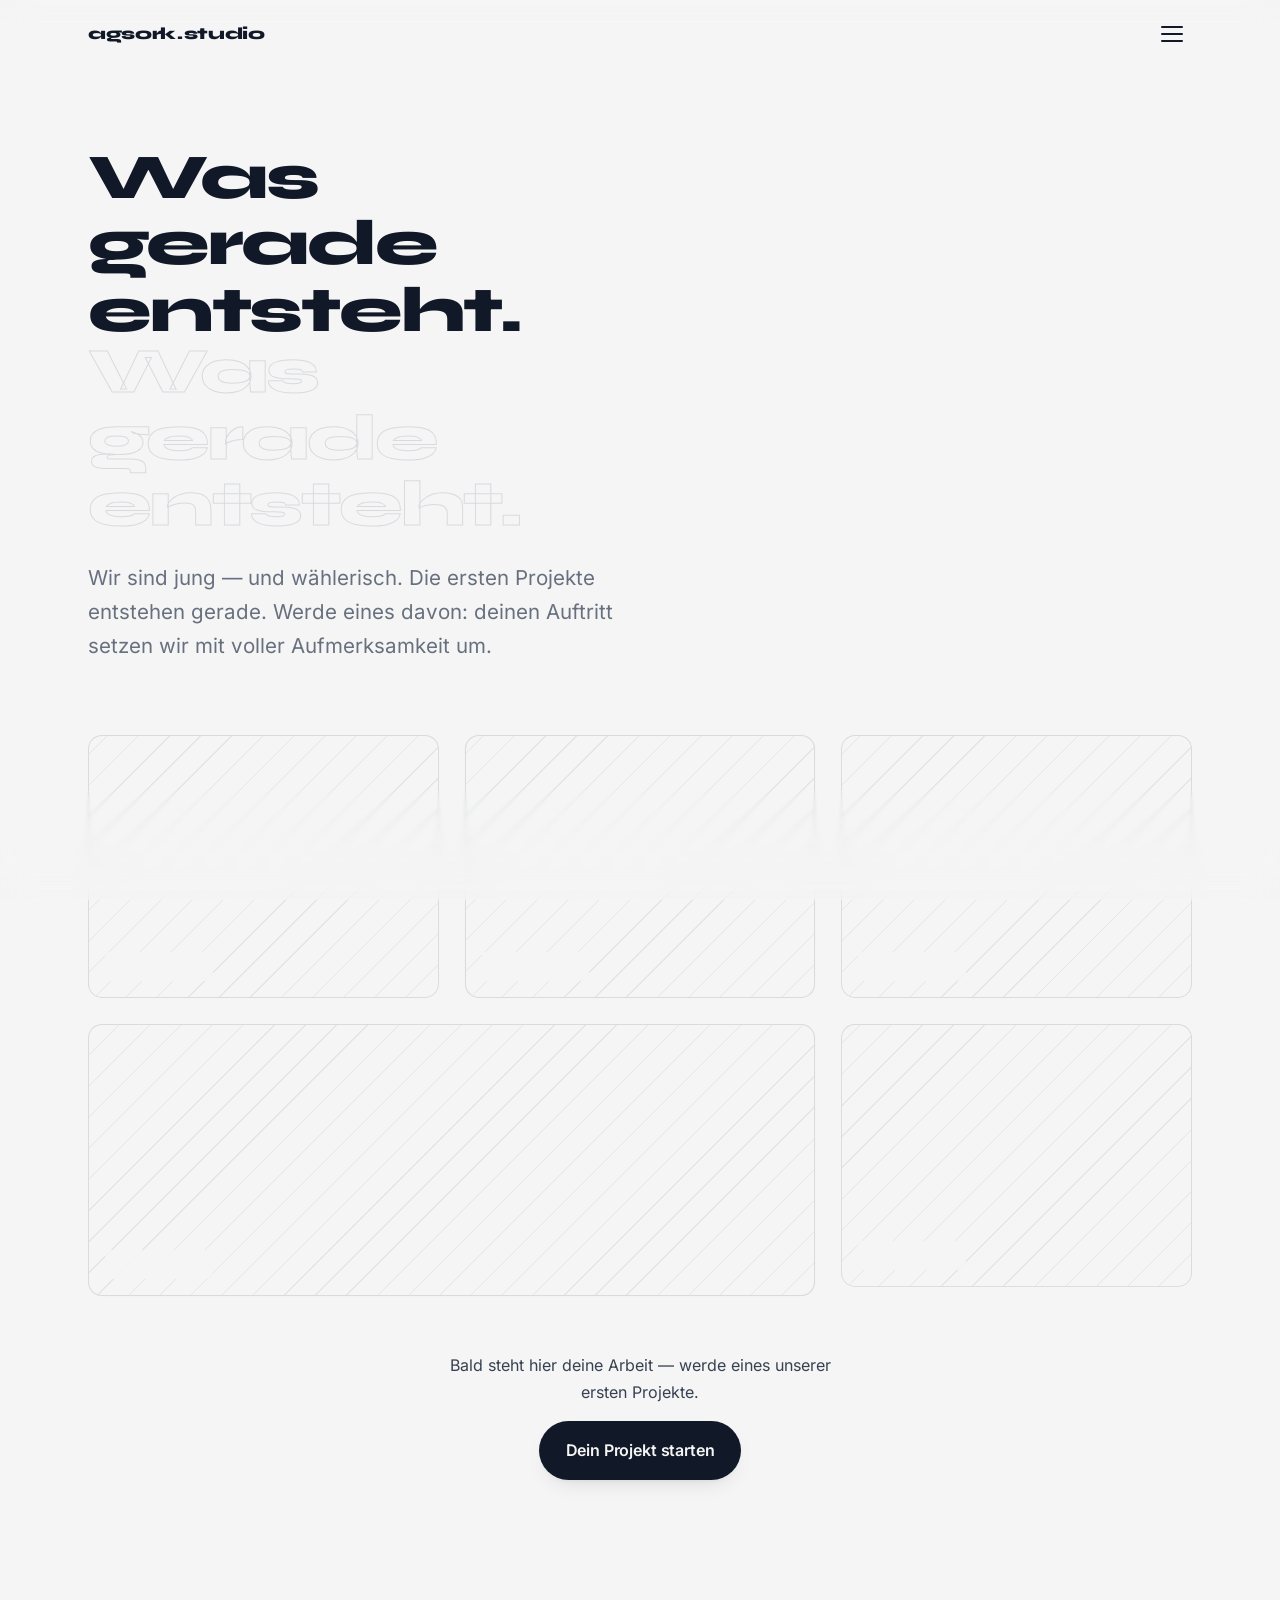
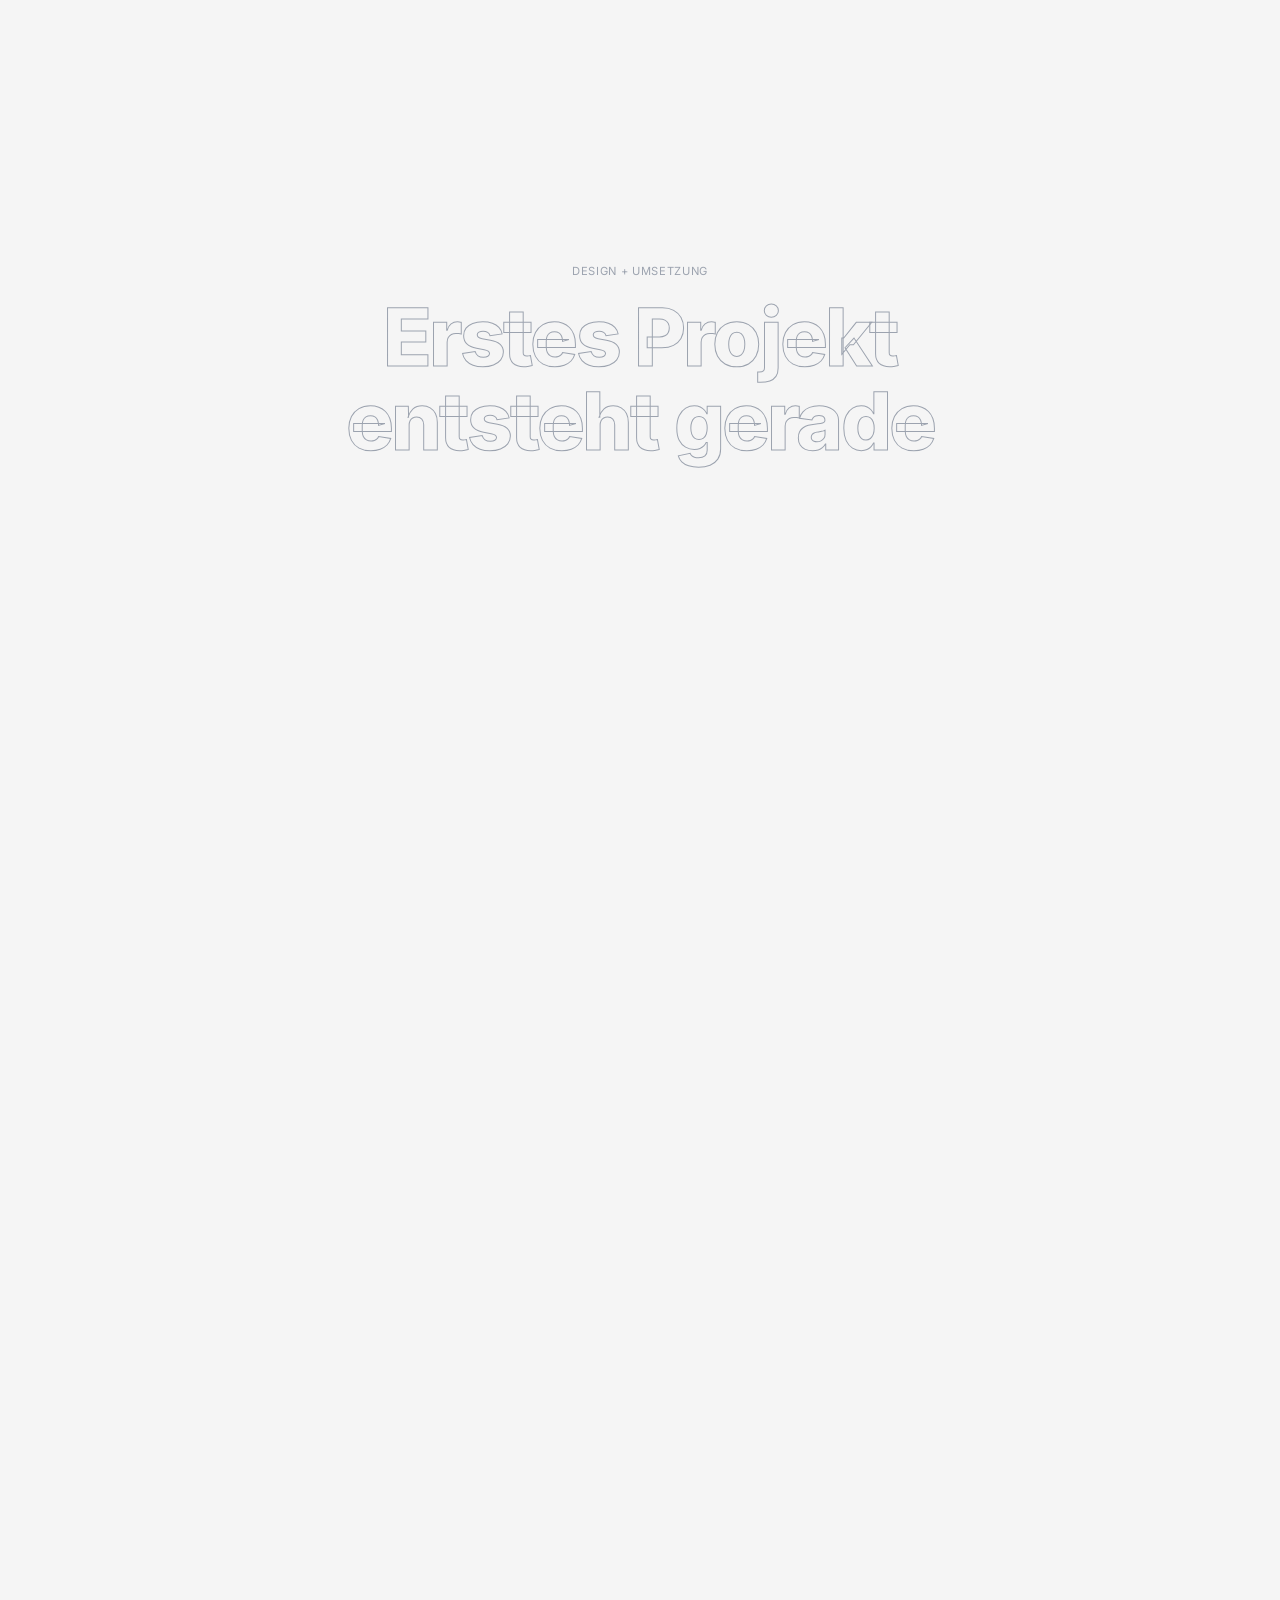
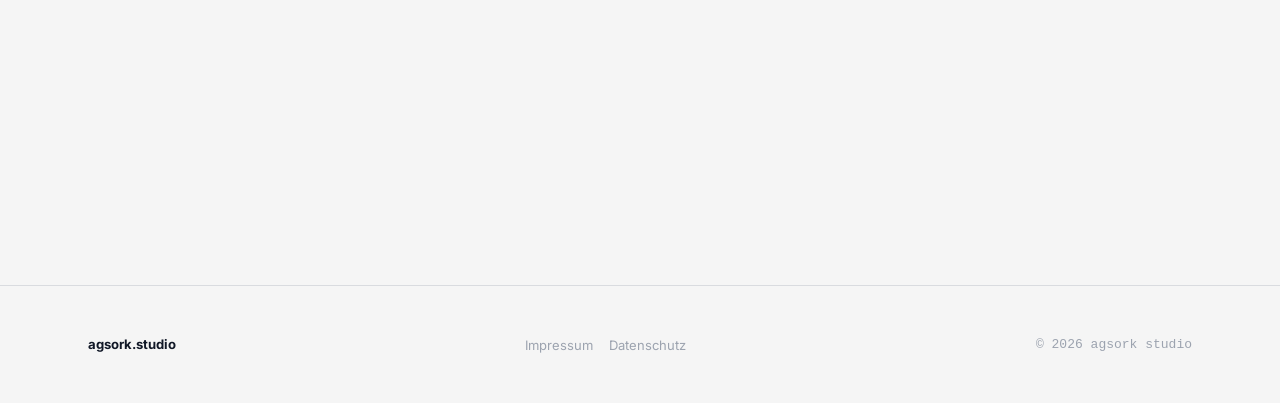
<file: portfolio/index.html>
<!DOCTYPE html>
<html lang="de-CH">
<head>
  <meta charset="UTF-8" />
  <meta name="viewport" content="width=device-width, initial-scale=1.0" />
  <meta name="theme-color" content="#111827" />
  <title>Portfolio — agsork studio</title>
  <meta
    name="description"
    content="Was gerade entsteht: erste Projekte von agsork studio aus Weinfelden und Umgebung."
  />

  <!-- Open Graph -->
  <meta property="og:type" content="website" />
  <meta property="og:url" content="https://agsork.studio/portfolio/" />
  <meta property="og:title" content="Portfolio — agsork studio" />
  <meta property="og:description" content="Was gerade entsteht: erste Projekte von agsork studio aus Weinfelden und Umgebung." />
  <meta property="og:locale" content="de_CH" />
  <meta property="og:site_name" content="agsork studio" />
  <meta property="og:image" content="https://agsork.studio/og-image.jpg" />
  <meta property="og:image:width" content="1200" />
  <meta property="og:image:height" content="630" />

  <!-- Twitter / X -->
  <meta name="twitter:card" content="summary_large_image" />
  <meta name="twitter:image" content="https://agsork.studio/og-image.jpg" />
  <meta name="twitter:title" content="Portfolio — agsork studio" />
  <meta name="twitter:description" content="Was gerade entsteht: erste Projekte von agsork studio aus Weinfelden und Umgebung." />

  <link rel="canonical" href="https://agsork.studio/portfolio/" />

  <!-- Favicon: Original-Logo (PNG) -->
  <link rel="icon" type="image/png" sizes="32x32" href="/favicon-32.png?v=3" />
  <link rel="apple-touch-icon" sizes="180x180" href="/apple-touch-icon.png?v=3" />

  <!-- Schriften werden lokal gehostet (DSGVO/DSG Schweiz): @font-face in
       styles.css, Dateien unter /fonts/. Keine Anfrage an Google-Server. -->

  <!-- Font-Preload: kritische Schriften früh anfordern -->
  <link rel="preload" href="/fonts/Inter-Variable.woff2" as="font" type="font/woff2" crossorigin />
  <link rel="preload" href="/fonts/Syne-Variable.woff2" as="font" type="font/woff2" crossorigin />

  <link rel="stylesheet" href="/styles.css?v=1.5.0" />
</head>

<body>
  <!-- Skip-Link für Tastatur-/Screenreader-Nutzung -->
  <a class="skip-link" href="#main">Zum Inhalt springen</a>

  <!-- ============================================================
       KOPFZEILE / NAVIGATION
       Die volle Leiste minimiert sich beim Scrollen in die
       Liquid-Glass-Pille (.glass-dock); Refraktion via SVG-Filter
       (script.js, GlassDock), Fallback: Frosted Glass.
       ============================================================ -->
  <header class="site-header" id="siteHeader">
    <div class="container nav-shell">
      <div class="glass-dock" id="glassDock">
        <a class="wordmark" href="/" aria-label="agsork studio – Startseite">
          agsork<span class="wordmark-dot">.</span>studio
        </a>

        <button
          class="nav-toggle"
          id="navToggle"
          aria-expanded="false"
          aria-controls="menuOverlay"
          aria-haspopup="true"
          aria-label="Menü öffnen"
        >
          <span></span><span></span><span></span>
        </button>
      </div>
    </div>
  </header>

  <!-- ============================================================
       NAVIGATIONS-OVERLAY — MENÜ-LISTE
       Der Drei-Strich-Button fasst die vier Ziele zusammen und öffnet
       dieses Vollflächen-Overlay: die Ziele erscheinen als klare, grosse
       Liste (Mechanik in script.js → NavMenu). Jedes Ziel ist eine
       eigene Seite.
       ============================================================ -->
  <div class="menu-overlay" id="menuOverlay" aria-hidden="true">
    <nav class="option-wheel" id="navWheel" aria-label="Hauptnavigation">
      <a class="option-wheel__item" href="/angebot/">Angebot</a>
      <a class="option-wheel__item" href="/pricing/">Preise</a>
      <a class="option-wheel__item" href="/portfolio/" aria-current="page">Portfolio</a>
      <a class="option-wheel__item" href="/kontakt/">Kontakt</a>
    </nav>
  </div>

  <main id="main">
    <!-- ============================================================
         PORTFOLIO
         ============================================================ -->
    <section class="section portfolio" id="portfolio">
      <div class="container">
        <header class="section-head">
          <!-- Sobald echte Projekte da sind: Titel zu "Was wir gebaut haben." ändern -->
          <h1 class="kinetic-title">
            <span class="kt-row" data-dir="l">Was gerade entsteht.</span>
            <span class="kt-row kt-ghost" data-dir="r" aria-hidden="true">Was gerade entsteht.</span>
          </h1>
          <p class="section-lead reveal" style="--i: 1">
            Wir sind jung — und wählerisch. Die ersten Projekte entstehen
            gerade. Werde eines davon: deinen Auftritt setzen wir mit voller
            Aufmerksamkeit um.
          </p>
        </header>

        <div class="tile-grid reveal-group">
          <figure class="tile" style="--i: 0"><span class="tile-tag">In Arbeit</span></figure>
          <figure class="tile" style="--i: 1"><span class="tile-tag">In Arbeit</span></figure>
          <figure class="tile" style="--i: 2"><span class="tile-tag">In Arbeit</span></figure>
          <figure class="tile tile--wide" style="--i: 3"><span class="tile-tag">In Arbeit</span></figure>
          <figure class="tile" style="--i: 4"><span class="tile-tag">In Arbeit</span></figure>
        </div>

        <div class="portfolio-cta reveal">
          <p>Bald steht hier deine Arbeit — werde eines unserer ersten Projekte.</p>
          <a class="btn btn-primary magnetic" href="/kontakt/">Dein Projekt starten</a>
        </div>

        <!-- Projekt-Spotlight (Aufgabe 11, Milkshake-Prinzip): fixer Ghost-Titel
             (natives sticky) + einzeln einfliegende, rotierte Visuals.
             Sobald echte Kefi-Screenshots vorliegen: nur Bilder, Titel, Tag
             und Links austauschen — die Mechanik bleibt. -->
        <div class="project-spotlight">
          <div class="project-spotlight-sticky">
            <div class="project-spotlight-head">
              <p class="ps-tag">Design + Umsetzung</p>
              <h2 class="ps-title">
                <span class="sr-only">Erstes Projekt entsteht gerade</span>
                <span class="ps-title-ghost" aria-hidden="true">Erstes Projekt<br />entsteht gerade</span>
              </h2>
              <!-- Links erst einblenden (hidden entfernen), sobald das erste
                   echte Projekt live ist -->
              <div class="ps-links" hidden>
                <a class="ps-link" href="#" aria-disabled="true" tabindex="-1">Case Study</a>
                <a class="ps-link" href="#" aria-disabled="true" tabindex="-1">Live ansehen</a>
              </div>
            </div>
            <div class="project-spotlight-images" aria-hidden="true">
              <figure class="ps-img" style="--rot: -6deg">
                <div class="mini-browser">
                  <div class="mb-bar">
                    <span></span><span></span><span></span>
                    <em class="mb-url">projekt-01.ch</em>
                  </div>
                  <div class="mb-page">
                    <span class="mb-line mb-line--logo"></span>
                    <span class="mb-line mb-line--1"></span>
                    <span class="mb-line mb-line--2"></span>
                    <div class="mb-media"></div>
                  </div>
                </div>
              </figure>
              <figure class="ps-img" style="--rot: 4deg">
                <div class="mini-phone">
                  <span class="mp-notch"></span>
                  <span class="mb-line mb-line--logo"></span>
                  <span class="mb-line mb-line--1"></span>
                  <div class="mb-media"></div>
                  <span class="mb-line mb-line--2"></span>
                </div>
              </figure>
              <figure class="ps-img" style="--rot: -2deg">
                <div class="mini-type">
                  <span class="mt-glyph">Aa</span>
                  <span class="mt-swatches"><i></i><i></i><i></i><i></i></span>
                </div>
              </figure>
            </div>
          </div>
        </div>
      </div>
    </section>
  </main>

  <!-- ============================================================
       FOOTER
       ============================================================ -->
  <footer class="site-footer">
    <div class="container footer-inner">
      <span class="footer-mark">agsork.studio</span>
      <nav class="footer-legal" aria-label="Rechtliches">
        <button
          class="footer-legal-link"
          type="button"
          data-modal-open="modalImpressum"
          aria-haspopup="dialog"
          aria-controls="modalImpressum"
        >Impressum</button>
        <button
          class="footer-legal-link"
          type="button"
          data-modal-open="modalDatenschutz"
          aria-haspopup="dialog"
          aria-controls="modalDatenschutz"
        >Datenschutz</button>
      </nav>
      <span class="footer-year" id="footerYear">© 2026 agsork studio</span>
    </div>
  </footer>

  <!-- ============================================================
       RECHTLICHES — MODALS (Impressum / Datenschutz)
       ============================================================ -->
  <div
    class="modal"
    id="modalImpressum"
    role="dialog"
    aria-modal="true"
    aria-labelledby="modalImpressumTitle"
    aria-hidden="true"
  >
    <div class="modal-backdrop" data-modal-close></div>
    <div class="modal-card" tabindex="-1">
      <header class="modal-head">
        <h2 class="modal-title" id="modalImpressumTitle">Impressum</h2>
        <button class="modal-close" type="button" data-modal-close aria-label="Dialog schliessen">
          <svg viewBox="0 0 24 24" fill="none" stroke="currentColor" stroke-width="2" aria-hidden="true">
            <path d="M6 6l12 12M18 6 6 18" />
          </svg>
        </button>
      </header>
      <div class="modal-body">
        <p>
          Adrian Kux<br />
          Ottenbergstrasse 26<br />
          8572 Berg, Schweiz
        </p>
        <p>
          E-Mail: <a href="mailto:adrian.kux@agsork.studio">adrian.kux@agsork.studio</a><br />
          Telefon: <a href="tel:+41782694229">078 269 42 29</a>
        </p>
      </div>
    </div>
  </div>

  <div
    class="modal"
    id="modalDatenschutz"
    role="dialog"
    aria-modal="true"
    aria-labelledby="modalDatenschutzTitle"
    aria-hidden="true"
  >
    <div class="modal-backdrop" data-modal-close></div>
    <div class="modal-card" tabindex="-1">
      <header class="modal-head">
        <h2 class="modal-title" id="modalDatenschutzTitle">Datenschutzerklärung</h2>
        <button class="modal-close" type="button" data-modal-close aria-label="Dialog schliessen">
          <svg viewBox="0 0 24 24" fill="none" stroke="currentColor" stroke-width="2" aria-hidden="true">
            <path d="M6 6l12 12M18 6 6 18" />
          </svg>
        </button>
      </header>
      <div class="modal-body">
        <h3>Verantwortliche Person</h3>
        <p>
          Adrian Kux<br />
          Ottenbergstrasse 26<br />
          8572 Berg, Schweiz<br />
          E-Mail: <a href="mailto:adrian.kux@agsork.studio">adrian.kux@agsork.studio</a>
        </p>
        <p>
          Diese Datenschutzerklärung informiert dich darüber, welche
          Personendaten beim Besuch von agsork.studio bearbeitet werden.
        </p>
        <h3>Hosting und technische Bereitstellung</h3>
        <p>
          Diese Website wird über GitHub Pages gehostet und über Cloudflare
          als Content-Delivery-Netzwerk ausgeliefert. Dabei werden automatisch
          technische Daten wie deine IP-Adresse, Browsertyp und
          Zugriffszeitpunkt in Server-Logs verarbeitet. Beide Anbieter haben
          Serverstandorte auch in den USA; eine Datenübermittlung ins Ausland
          ist damit möglich.
        </p>
        <h3>Schriften</h3>
        <p>
          Die verwendeten Schriften werden lokal von diesem Server
          ausgeliefert. Es werden dabei keine Personendaten an Dritte
          (insbesondere nicht an Google) übermittelt.
        </p>
        <h3>Kontaktaufnahme per E-Mail</h3>
        <p>
          Wenn du uns über die auf der Website angegebene E-Mail-Adresse
          kontaktierst, werden die von dir mitgeteilten Daten (z. B. Name,
          E-Mail-Adresse, Inhalt deiner Nachricht) zur Bearbeitung deiner
          Anfrage verwendet. Eingehende E-Mails an adrian.kux@agsork.studio
          werden über Cloudflare Email Routing an ein Gmail-Postfach
          (Google LLC, USA) weitergeleitet.
        </p>
        <h3>Kontaktformular</h3>
        <p>
          Das Kontaktformular auf der Kontakt-Seite wird über den
          Drittanbieter Formspree (Formspree, Inc., USA) verarbeitet und an
          uns weitergeleitet. Dabei werden die von dir eingegebenen Daten
          (Name, E-Mail-Adresse, ggf. Unternehmen, Nachricht) an Formspree
          übermittelt. Eine Datenübermittlung in die USA ist damit möglich.
        </p>
        <h3>WhatsApp</h3>
        <p>
          Der WhatsApp-Link in der Kontakt-Sektion öffnet einen Chat über
          WhatsApp (Meta Platforms Ireland Ltd. bzw. Meta Platforms, Inc.,
          USA). Für die Kommunikation darüber gelten die
          Datenschutzbestimmungen von WhatsApp/Meta; wir haben auf die
          dortige Datenverarbeitung keinen Einfluss.
        </p>
        <h3>Cookies</h3>
        <p>Diese Website selbst setzt keine eigenen Cookies.</p>
        <h3>Deine Rechte</h3>
        <p>
          Du hast das Recht, Auskunft über deine bei uns bearbeiteten
          Personendaten zu verlangen sowie deren Berichtigung oder Löschung
          zu beantragen. Wende dich dazu an die oben genannte Kontaktadresse.
        </p>
        <h3>Änderungen</h3>
        <p>
          Wir behalten uns vor, diese Datenschutzerklärung anzupassen, sobald
          sich die Datenbearbeitung auf dieser Website ändert (z. B. bei
          Einführung von Analyse-Tools oder weiteren Drittdiensten).
        </p>
      </div>
    </div>
  </div>

  <script src="/script.js?v=1.5.0"></script>
</body>
</html>
</file>
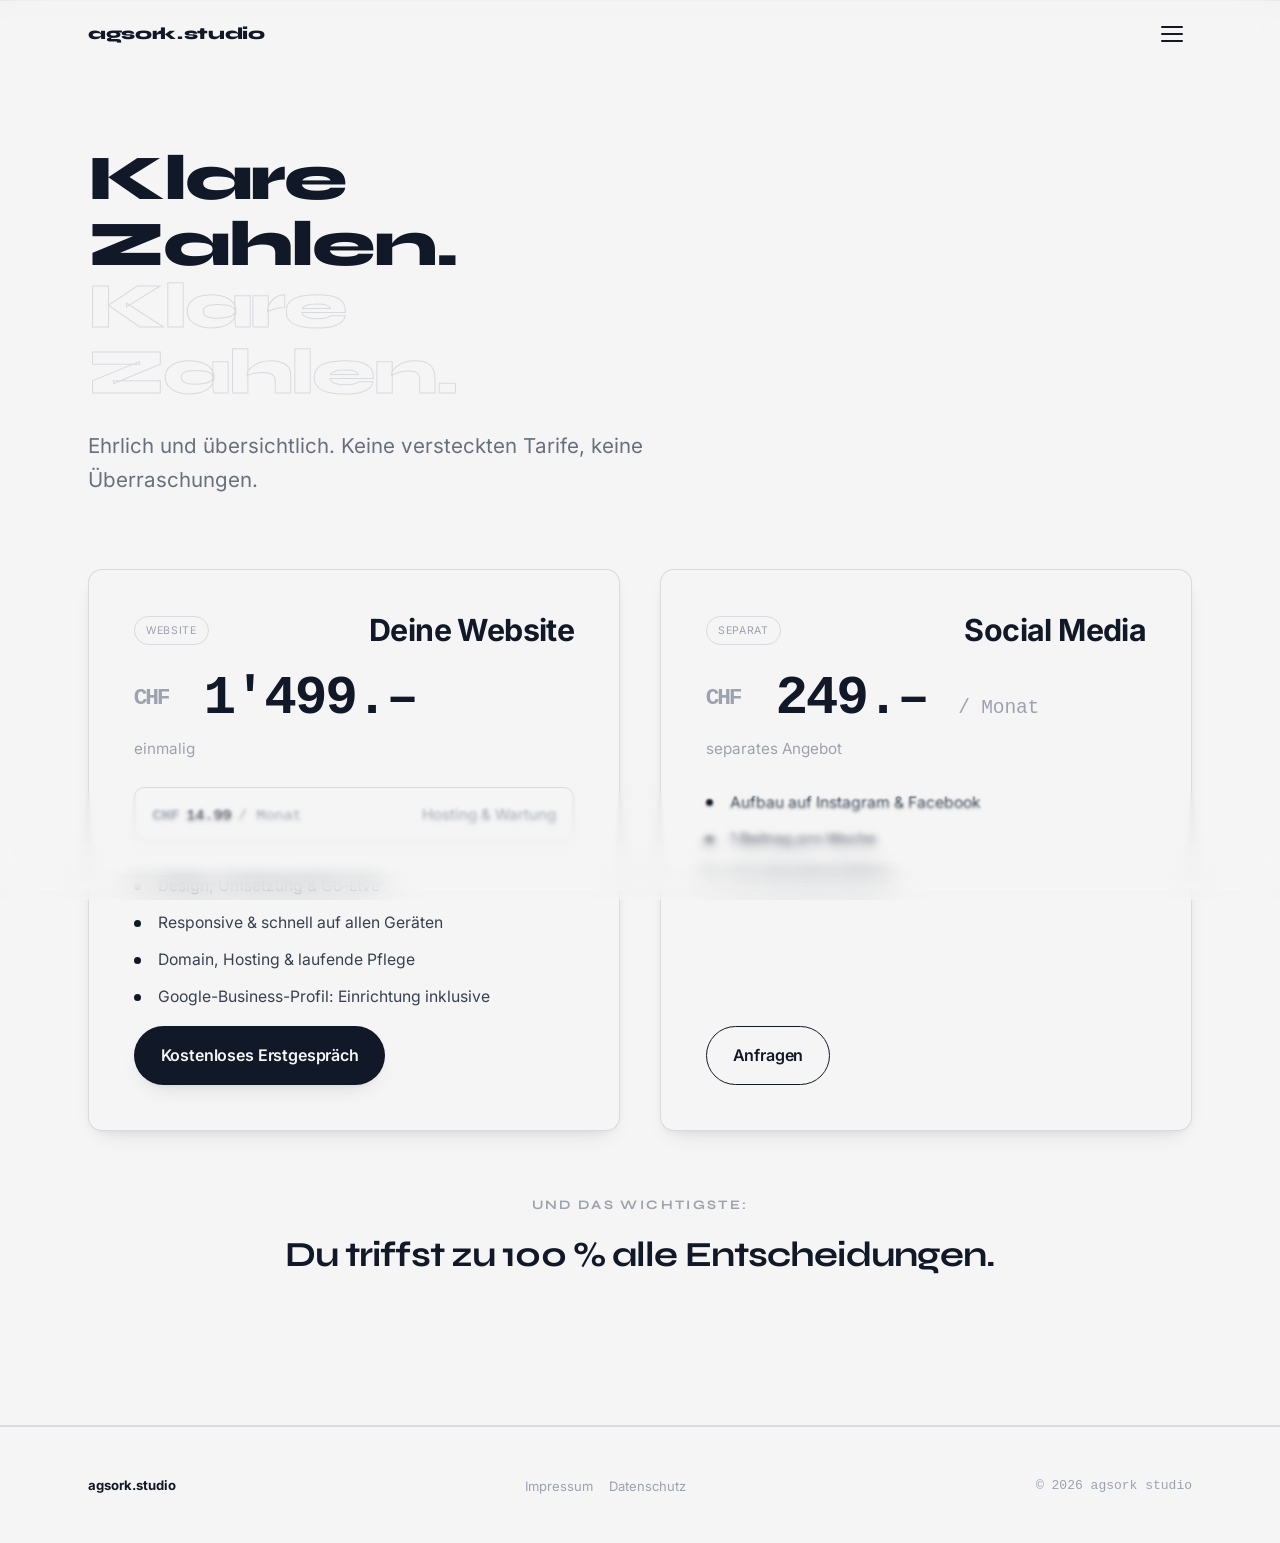
<file: pricing/index.html>
<!DOCTYPE html>
<html lang="de-CH">
<head>
  <meta charset="UTF-8" />
  <meta name="viewport" content="width=device-width, initial-scale=1.0" />
  <meta name="theme-color" content="#111827" />
  <title>Preise — Websites & Social Media im Thurgau | agsork studio</title>
  <meta
    name="description"
    content="Klare, ehrliche Preise für Websites im Thurgau: Website ab CHF 1'499 einmalig plus Hosting &amp; Wartung, Social Media ab CHF 249 pro Monat. Keine versteckten Kosten."
  />

  <!-- Open Graph -->
  <meta property="og:type" content="website" />
  <meta property="og:url" content="https://agsork.studio/pricing/" />
  <meta property="og:title" content="Preise — Websites & Social Media im Thurgau | agsork studio" />
  <meta property="og:description" content="Klare, ehrliche Preise für Websites im Thurgau: Website ab CHF 1'499 einmalig plus Hosting &amp; Wartung, Social Media ab CHF 249 pro Monat. Keine versteckten Kosten." />
  <meta property="og:locale" content="de_CH" />
  <meta property="og:site_name" content="agsork studio" />
  <meta property="og:image" content="https://agsork.studio/og-image.jpg" />
  <meta property="og:image:width" content="1200" />
  <meta property="og:image:height" content="630" />

  <!-- Twitter / X -->
  <meta name="twitter:card" content="summary_large_image" />
  <meta name="twitter:image" content="https://agsork.studio/og-image.jpg" />
  <meta name="twitter:title" content="Preise — Websites & Social Media im Thurgau | agsork studio" />
  <meta name="twitter:description" content="Klare, ehrliche Preise für Websites im Thurgau: Website ab CHF 1'499 einmalig plus Hosting &amp; Wartung, Social Media ab CHF 249 pro Monat. Keine versteckten Kosten." />

  <link rel="canonical" href="https://agsork.studio/pricing/" />

  <!-- Favicon: Original-Logo (PNG) -->
  <link rel="icon" type="image/png" sizes="32x32" href="/favicon-32.png?v=3" />
  <link rel="apple-touch-icon" sizes="180x180" href="/apple-touch-icon.png?v=3" />

  <!-- Schriften werden lokal gehostet (DSGVO/DSG Schweiz): @font-face in
       styles.css, Dateien unter /fonts/. Keine Anfrage an Google-Server. -->

  <!-- Font-Preload: kritische Schriften früh anfordern -->
  <link rel="preload" href="/fonts/Inter-Variable.woff2" as="font" type="font/woff2" crossorigin />
  <link rel="preload" href="/fonts/Syne-Variable.woff2" as="font" type="font/woff2" crossorigin />

  <link rel="stylesheet" href="/styles.css?v=1.5.0" />

  <!-- Structured Data: Leistungen mit Preisen (P2-8) -->
  <script type="application/ld+json">
  {
    "@context": "https://schema.org",
    "@type": "Service",
    "serviceType": "Webdesign & Social Media Management",
    "provider": {
      "@type": "ProfessionalService",
      "name": "agsork studio",
      "url": "https://agsork.studio/"
    },
    "areaServed": { "@type": "AdministrativeArea", "name": "Thurgau" },
    "offers": [
      {
        "@type": "Offer",
        "name": "Website — Design, Umsetzung, Hosting & Wartung",
        "priceSpecification": { "@type": "PriceSpecification", "price": 1499, "priceCurrency": "CHF" },
        "description": "Einmalig CHF 1499, danach CHF 14.99 pro Monat für Hosting und Wartung."
      },
      {
        "@type": "Offer",
        "name": "Social Media Management",
        "priceSpecification": { "@type": "UnitPriceSpecification", "price": 249, "priceCurrency": "CHF", "unitText": "Monat" },
        "description": "Betreuung von Instagram und Facebook, ein Beitrag pro Woche."
      }
    ]
  }
  </script>
</head>

<body>
  <!-- Skip-Link für Tastatur-/Screenreader-Nutzung -->
  <a class="skip-link" href="#main">Zum Inhalt springen</a>

  <!-- ============================================================
       KOPFZEILE / NAVIGATION
       Die volle Leiste minimiert sich beim Scrollen in die
       Liquid-Glass-Pille (.glass-dock); Refraktion via SVG-Filter
       (script.js, GlassDock), Fallback: Frosted Glass.
       ============================================================ -->
  <header class="site-header" id="siteHeader">
    <div class="container nav-shell">
      <div class="glass-dock" id="glassDock">
        <a class="wordmark" href="/" aria-label="agsork studio – Startseite">
          agsork<span class="wordmark-dot">.</span>studio
        </a>

        <button
          class="nav-toggle"
          id="navToggle"
          aria-expanded="false"
          aria-controls="menuOverlay"
          aria-haspopup="true"
          aria-label="Menü öffnen"
        >
          <span></span><span></span><span></span>
        </button>
      </div>
    </div>
  </header>

  <!-- ============================================================
       NAVIGATIONS-OVERLAY — MENÜ-LISTE
       Der Drei-Strich-Button fasst die vier Ziele zusammen und öffnet
       dieses Vollflächen-Overlay: die Ziele erscheinen als klare, grosse
       Liste (Mechanik in script.js → NavMenu). Jedes Ziel ist eine
       eigene Seite.
       ============================================================ -->
  <div class="menu-overlay" id="menuOverlay" aria-hidden="true">
    <nav class="option-wheel" id="navWheel" aria-label="Hauptnavigation">
      <a class="option-wheel__item" href="/angebot/">Angebot</a>
      <a class="option-wheel__item" href="/pricing/" aria-current="page">Preise</a>
      <a class="option-wheel__item" href="/portfolio/">Portfolio</a>
      <a class="option-wheel__item" href="/kontakt/">Kontakt</a>
    </nav>
  </div>

  <main id="main">
    <!-- ============================================================
         PRICING
         ============================================================ -->
    <section class="section pricing" id="pricing">
      <div class="container">
        <header class="section-head">
          <h1 class="kinetic-title">
            <span class="kt-row" data-dir="l">Klare Zahlen.</span>
            <span class="kt-row kt-ghost" data-dir="r" aria-hidden="true">Klare Zahlen.</span>
          </h1>
          <p class="section-lead reveal" style="--i: 1">
            Ehrlich und übersichtlich. Keine versteckten Tarife, keine
            Überraschungen.
          </p>
        </header>

        <div class="price-grid">
          <article class="price-card reveal">
            <header class="price-card-head">
              <span class="price-tag">Website</span>
              <h2>Deine Website</h2>
            </header>
            <p class="price-amount"><span class="cur">CHF</span> 1'499.<span class="dec">–</span></p>
            <p class="price-note">einmalig</p>
            <div class="price-sub">
              <span class="cur">CHF</span> 14.99 <span class="per">/ Monat</span>
              <em>Hosting &amp; Wartung</em>
            </div>
            <ul class="price-list">
              <li>Design, Umsetzung &amp; Go-Live</li>
              <li>Responsive &amp; schnell auf allen Geräten</li>
              <li>Domain, Hosting &amp; laufende Pflege</li>
              <li>Google-Business-Profil: Einrichtung inklusive</li>
            </ul>
            <a class="btn btn-primary magnetic" href="/kontakt/">Kostenloses Erstgespräch</a>
          </article>

          <article class="price-card price-card--alt reveal" style="--i: 1">
            <header class="price-card-head">
              <span class="price-tag">Separat</span>
              <h2>Social Media</h2>
            </header>
            <p class="price-amount"><span class="cur">CHF</span> 249.<span class="dec">–</span> <span class="per">/ Monat</span></p>
            <p class="price-note">separates Angebot</p>
            <ul class="price-list">
              <li>Aufbau auf Instagram &amp; Facebook</li>
              <li>1 Beitrag pro Woche</li>
              <li>Im Look deiner Marke</li>
            </ul>
            <a class="btn btn-ghost magnetic" href="/kontakt/">Anfragen</a>
          </article>
        </div>

        <p class="price-promise reveal">
          <span>Und das Wichtigste:</span>
          Du triffst zu 100 % alle Entscheidungen.
        </p>
      </div>
    </section>
  </main>

  <!-- ============================================================
       FOOTER
       ============================================================ -->
  <footer class="site-footer">
    <div class="container footer-inner">
      <span class="footer-mark">agsork.studio</span>
      <nav class="footer-legal" aria-label="Rechtliches">
        <button
          class="footer-legal-link"
          type="button"
          data-modal-open="modalImpressum"
          aria-haspopup="dialog"
          aria-controls="modalImpressum"
        >Impressum</button>
        <button
          class="footer-legal-link"
          type="button"
          data-modal-open="modalDatenschutz"
          aria-haspopup="dialog"
          aria-controls="modalDatenschutz"
        >Datenschutz</button>
      </nav>
      <span class="footer-year" id="footerYear">© 2026 agsork studio</span>
    </div>
  </footer>

  <!-- ============================================================
       RECHTLICHES — MODALS (Impressum / Datenschutz)
       ============================================================ -->
  <div
    class="modal"
    id="modalImpressum"
    role="dialog"
    aria-modal="true"
    aria-labelledby="modalImpressumTitle"
    aria-hidden="true"
  >
    <div class="modal-backdrop" data-modal-close></div>
    <div class="modal-card" tabindex="-1">
      <header class="modal-head">
        <h2 class="modal-title" id="modalImpressumTitle">Impressum</h2>
        <button class="modal-close" type="button" data-modal-close aria-label="Dialog schliessen">
          <svg viewBox="0 0 24 24" fill="none" stroke="currentColor" stroke-width="2" aria-hidden="true">
            <path d="M6 6l12 12M18 6 6 18" />
          </svg>
        </button>
      </header>
      <div class="modal-body">
        <p>
          Adrian Kux<br />
          Ottenbergstrasse 26<br />
          8572 Berg, Schweiz
        </p>
        <p>
          E-Mail: <a href="mailto:adrian.kux@agsork.studio">adrian.kux@agsork.studio</a><br />
          Telefon: <a href="tel:+41782694229">078 269 42 29</a>
        </p>
      </div>
    </div>
  </div>

  <div
    class="modal"
    id="modalDatenschutz"
    role="dialog"
    aria-modal="true"
    aria-labelledby="modalDatenschutzTitle"
    aria-hidden="true"
  >
    <div class="modal-backdrop" data-modal-close></div>
    <div class="modal-card" tabindex="-1">
      <header class="modal-head">
        <h2 class="modal-title" id="modalDatenschutzTitle">Datenschutzerklärung</h2>
        <button class="modal-close" type="button" data-modal-close aria-label="Dialog schliessen">
          <svg viewBox="0 0 24 24" fill="none" stroke="currentColor" stroke-width="2" aria-hidden="true">
            <path d="M6 6l12 12M18 6 6 18" />
          </svg>
        </button>
      </header>
      <div class="modal-body">
        <h3>Verantwortliche Person</h3>
        <p>
          Adrian Kux<br />
          Ottenbergstrasse 26<br />
          8572 Berg, Schweiz<br />
          E-Mail: <a href="mailto:adrian.kux@agsork.studio">adrian.kux@agsork.studio</a>
        </p>
        <p>
          Diese Datenschutzerklärung informiert dich darüber, welche
          Personendaten beim Besuch von agsork.studio bearbeitet werden.
        </p>
        <h3>Hosting und technische Bereitstellung</h3>
        <p>
          Diese Website wird über GitHub Pages gehostet und über Cloudflare
          als Content-Delivery-Netzwerk ausgeliefert. Dabei werden automatisch
          technische Daten wie deine IP-Adresse, Browsertyp und
          Zugriffszeitpunkt in Server-Logs verarbeitet. Beide Anbieter haben
          Serverstandorte auch in den USA; eine Datenübermittlung ins Ausland
          ist damit möglich.
        </p>
        <h3>Schriften</h3>
        <p>
          Die verwendeten Schriften werden lokal von diesem Server
          ausgeliefert. Es werden dabei keine Personendaten an Dritte
          (insbesondere nicht an Google) übermittelt.
        </p>
        <h3>Kontaktaufnahme per E-Mail</h3>
        <p>
          Wenn du uns über die auf der Website angegebene E-Mail-Adresse
          kontaktierst, werden die von dir mitgeteilten Daten (z. B. Name,
          E-Mail-Adresse, Inhalt deiner Nachricht) zur Bearbeitung deiner
          Anfrage verwendet. Eingehende E-Mails an adrian.kux@agsork.studio
          werden über Cloudflare Email Routing an ein Gmail-Postfach
          (Google LLC, USA) weitergeleitet.
        </p>
        <h3>Kontaktformular</h3>
        <p>
          Das Kontaktformular auf der Kontakt-Seite wird über den
          Drittanbieter Formspree (Formspree, Inc., USA) verarbeitet und an
          uns weitergeleitet. Dabei werden die von dir eingegebenen Daten
          (Name, E-Mail-Adresse, ggf. Unternehmen, Nachricht) an Formspree
          übermittelt. Eine Datenübermittlung in die USA ist damit möglich.
        </p>
        <h3>WhatsApp</h3>
        <p>
          Der WhatsApp-Link in der Kontakt-Sektion öffnet einen Chat über
          WhatsApp (Meta Platforms Ireland Ltd. bzw. Meta Platforms, Inc.,
          USA). Für die Kommunikation darüber gelten die
          Datenschutzbestimmungen von WhatsApp/Meta; wir haben auf die
          dortige Datenverarbeitung keinen Einfluss.
        </p>
        <h3>Cookies</h3>
        <p>Diese Website selbst setzt keine eigenen Cookies.</p>
        <h3>Deine Rechte</h3>
        <p>
          Du hast das Recht, Auskunft über deine bei uns bearbeiteten
          Personendaten zu verlangen sowie deren Berichtigung oder Löschung
          zu beantragen. Wende dich dazu an die oben genannte Kontaktadresse.
        </p>
        <h3>Änderungen</h3>
        <p>
          Wir behalten uns vor, diese Datenschutzerklärung anzupassen, sobald
          sich die Datenbearbeitung auf dieser Website ändert (z. B. bei
          Einführung von Analyse-Tools oder weiteren Drittdiensten).
        </p>
      </div>
    </div>
  </div>

  <script src="/script.js?v=1.5.0"></script>
</body>
</html>
</file>
<file: styles.css>
/* ============================================================
   agsork studio — styles.css
   Design-System: 4 neutrale Basisfarben + 1 Amber-Akzent, der
   ausschliesslich „live/aktueller Status" bedeutet (nie CTAs).
   Fonts: 2 Familien, LOKAL gehostet (DSGVO/DSG) — Inter (Body/UI),
   Syne (Display-Headlines & Wordmark). Zahlen/Meta: System-Mono.
   ============================================================ */

/* ---------- Schriften: lokal gehostet (Variable Fonts, /fonts/) ----------
   Kein Google-Fonts-Request mehr. Inter deckt 300–800 in EINER Datei ab,
   Syne 700–800 — zusammen ~83 KB. font-display: swap → sofort lesbar. */
@font-face {
  font-family: "Inter";
  font-style: normal;
  font-weight: 300 800;
  font-display: swap;
  src: url("/fonts/Inter-Variable.woff2") format("woff2");
}
@font-face {
  font-family: "Syne";
  font-style: normal;
  font-weight: 700 800;
  font-display: swap;
  src: url("/fonts/Syne-Variable.woff2") format("woff2");
}

/* ---------- Design-Tokens ---------- */
:root {
  /* Farben — 4 neutrale Basisfarben + 1 Akzent (Aufgabe 1) */
  --c-dark: #111827;   /* Überschriften; Hintergrund CTA Typ 1; Text CTA Typ 2 */
  --c-light: #F5F5F5;  /* Seitenhintergrund; Text CTA Typ 1; Hintergrund CTA Typ 2 */
  --c-mid: #374151;    /* Fliesstext-Grundton */
  --c-muted: #9CA3AF;  /* gedämpfter Fliesstext, Labels/Captions */
  --c-border: rgba(156, 163, 175, 0.32); /* Haarlinien — Tint von --c-muted */

  /* Einzige Akzentfarbe: Amber = „live/aktueller Status", NICHT für CTAs.
     (Alternative, falls kräftiger gewünscht: #EA580C) */
  --c-warm: #D97706;
  --c-warm-soft: rgba(217, 119, 6, 0.18);

  /* Tiefe: weiche, geschichtete Schatten (10x: Depth statt flacher Borders) */
  --shadow-sm: 0 1px 2px rgba(12, 14, 24, 0.04), 0 2px 5px rgba(12, 14, 24, 0.03);
  --shadow-md: 0 10px 24px -12px rgba(12, 14, 24, 0.16), 0 3px 8px -4px rgba(12, 14, 24, 0.07);
  --shadow-lg: 0 30px 60px -26px rgba(12, 14, 24, 0.24), 0 12px 26px -16px rgba(12, 14, 24, 0.12);

  /* Typo — vier Familien mit klar begrenzten Rollen (Aufgabe 2) */
  --font-body: "Inter", -apple-system, "Segoe UI", Roboto, Helvetica, Arial, sans-serif;
  /* Brand/Kicker war Silkscreen → jetzt Inter (2-Font-Setup). Die
     Wordmark nutzt separat Syne (--font-display), siehe .wordmark. */
  --font-brand: var(--font-body);
  /* Zahlen/Meta war JetBrains Mono → System-Mono (kein Webfont). */
  --font-mono: ui-monospace, "SF Mono", "Cascadia Mono", Menlo, Consolas, monospace;
  --font-display: "Syne", sans-serif;
  --fs-hero: clamp(2.75rem, 8.5vw, 6.25rem);
  --fs-h2: clamp(2.1rem, 5.5vw, 4rem);
  --fs-h3: clamp(1.4rem, 2.6vw, 1.9rem);
  --fs-h4: clamp(1.15rem, 1.8vw, 1.35rem);
  --fs-body: clamp(1rem, 1.05vw, 1.125rem);
  --fs-lead: clamp(1.1rem, 1.6vw, 1.35rem);
  --fs-small: 0.8125rem;
  --lh-tight: 1.04;
  --lh-body: 1.65;

  /* Spacing-System */
  --space-1: 0.5rem;
  --space-2: 1rem;
  --space-3: 1.5rem;
  --space-4: 2rem;
  --space-5: 3rem;
  --space-6: 4rem;
  --space-7: 6rem;
  --space-8: 8rem;

  /* Layout */
  --maxw: 1200px;
  --gutter: clamp(1.25rem, 5vw, 3rem);
  --section-pad: clamp(4.5rem, 11vw, 9rem);
  --radius: 14px;
  --header-h: 68px;

  /* Easing — milkshake: überschwingend/federnd */
  --ease-overshoot: cubic-bezier(0.16, 1.3, 0.3, 1);
  --ease-back: cubic-bezier(0.34, 1.56, 0.64, 1);
  --ease-out: cubic-bezier(0.22, 1, 0.36, 1);
}

/* ---------- Reset & Basis ---------- */
*,
*::before,
*::after {
  box-sizing: border-box;
  margin: 0;
  padding: 0;
}

html {
  scroll-behavior: smooth;
  scroll-padding-top: calc(var(--header-h) + 12px);
  -webkit-text-size-adjust: 100%;
}

body {
  font-family: var(--font-body);
  font-size: var(--fs-body);
  line-height: var(--lh-body);
  color: var(--c-mid);
  background: var(--c-light);
  -webkit-font-smoothing: antialiased;
  text-rendering: optimizeLegibility;
  overflow-x: hidden;
}

h1, h2, h3, h4 {
  color: var(--c-dark);
  line-height: var(--lh-tight);
  font-weight: 700;
  letter-spacing: -0.02em;
}

p { text-wrap: pretty; }

a { color: inherit; text-decoration: none; }

img, svg, canvas { display: block; max-width: 100%; }

::selection { background: var(--c-dark); color: var(--c-light); }

/* Sichtbarer Fokus für Tastatur */
:focus-visible {
  outline: 2px solid var(--c-dark);
  outline-offset: 3px;
  border-radius: 4px;
}

.skip-link {
  position: fixed;
  top: -100px;
  left: var(--gutter);
  z-index: 200;
  background: var(--c-dark);
  color: var(--c-light);
  padding: 0.6rem 1rem;
  border-radius: 8px;
  font-size: var(--fs-small);
  transition: top 0.25s var(--ease-out);
}
.skip-link:focus { top: 12px; }

/* ---------- Layout-Helfer ---------- */
.container {
  width: 100%;
  max-width: var(--maxw);
  margin-inline: auto;
  padding-inline: var(--gutter);
}

.section {
  padding-block: var(--section-pad);
}

/* Unterseiten (1.4): ist ein Abschnitt das erste Element im <main>, liegt er
   direkt unter der fixen Kopfzeile → zusätzlicher oberer Abstand, damit die
   Eyebrow/Headline nicht an der Leiste klebt. Auf der Startseite ist das
   erste Element der Hero (nicht .section) → hier nicht betroffen. */
main > .section:first-child {
  padding-top: calc(var(--header-h) + clamp(2.25rem, 5vw, 4rem));
}

/* Sticky-Footer: kurze Seiten (z. B. Kontakt) sollen den Footer trotzdem
   an den unteren Rand schieben statt Leerraum darunter zu lassen. */
body {
  min-height: 100svh;
  display: flex;
  flex-direction: column;
}
main { flex: 1 0 auto; }
.site-footer { flex-shrink: 0; }

/* Abgesetzte Sektionen: KEIN eigener Grauton mehr — Rhythmus/Trennung
   ausschliesslich über Haarlinien-Borders (Aufgabe 1) */
.pricing { border-block: 1px solid var(--c-border); }
.kontakt { border-top: 1px solid var(--c-border); }

/* ---------- Buttons ---------- */
.btn {
  display: inline-flex;
  align-items: center;
  justify-content: center;
  gap: 0.5rem;
  padding: 0.95rem 1.6rem;
  font-size: var(--fs-body);
  font-weight: 600;
  letter-spacing: -0.01em;
  border-radius: 100px;
  border: 1px solid transparent;
  cursor: pointer;
  transition: transform 0.5s var(--ease-back), background 0.3s ease,
    color 0.3s ease, border-color 0.3s ease;
  will-change: transform;
}
.btn-lg { padding: 1.1rem 2.1rem; font-size: var(--fs-lead); }

.btn-primary { background: var(--c-dark); color: var(--c-light); box-shadow: var(--shadow-md); }
.btn-primary:hover { transform: translateY(-3px) scale(1.02); box-shadow: var(--shadow-lg); }

.btn-ghost {
  background: transparent;
  color: var(--c-dark);
  border-color: var(--c-dark);
}
.btn-ghost:hover { transform: translateY(-3px) scale(1.02); background: var(--c-dark); color: var(--c-light); }

.btn-text {
  display: inline-flex;
  align-items: center;
  gap: 0.4rem;
  font-weight: 500;
  color: var(--c-mid);
  position: relative;
  padding: 0.5rem 0.2rem;
}
.btn-text::after {
  content: "";
  position: absolute;
  left: 0.2rem;
  bottom: 0.25rem;
  width: 0;
  height: 1px;
  background: var(--c-dark);
  transition: width 0.4s var(--ease-out);
}
.btn-text:hover { color: var(--c-dark); }
.btn-text:hover::after { width: calc(100% - 0.4rem); }

/* ============================================================
   KOPFZEILE — GLASS DOCK
   Volle, transparente Leiste am Seitenanfang; beim Scrollen
   minimiert sie sich in eine schwebende Liquid-Glass-Pille.
   Die Refraktion (backdrop-filter: url(#glassDockFilter)) baut
   script.js (GlassDock) — hier liegen Morph & Fallback-Optik.
   ============================================================ */
.site-header {
  position: fixed;
  inset: 0 0 auto 0;
  z-index: 100;
  height: var(--header-h);
  display: flex;
  align-items: center;
  /* nur die Pille selbst fängt Klicks — die Flächen daneben
     bleiben durchklickbar, sobald die Leiste minimiert ist */
  pointer-events: none;
}

.nav-shell { display: flex; }

.glass-dock {
  pointer-events: auto;
  position: relative;
  display: flex;
  align-items: center;
  justify-content: space-between;
  width: 100%;
  max-width: 100%;
  margin-inline: auto;
  padding: 0.45rem 0;
  border-radius: 100px;
  background: transparent;
  transition:
    max-width 0.65s var(--ease-out),
    padding 0.65s var(--ease-out),
    background 0.45s ease,
    box-shadow 0.45s ease;
}

/* minimierter Zustand: schwebende Pille, mittig */
.site-header.is-condensed .glass-dock {
  max-width: 680px;
  padding: 0.6rem 1.6rem;
}

/* --- Glas-Optik der Pille (script.js setzt genau EINE Klasse) ---
   Standard: klares Liquid-Glass bei 5px — durchgehend, kein Umschalten
   beim Scrollen (siehe .glass-frost unten).
   1) .glass-frost — Standard überall: klares Glas, blur(5px)
   2) .glass-solid — ohne backdrop-filter: halbdeckende Fläche
   3) .glass-svg   — NUR wenn CFG.refraction=true (script.js): echte
                     SVG-Refraktion mit chromatischer Aberration. Sieht
                     im Stand edel aus, ruckelt/glitcht aber beim Scrollen
                     → standardmässig AUS. */
.site-header.is-condensed .glass-dock.glass-svg {
  /* wie das reactbits-Original: backgroundOpacity 0, saturation 1 —
     reine Refraktion ohne Milch-Schleier */
  background: transparent;
  -webkit-backdrop-filter: url(#glassDockFilter) saturate(1);
  backdrop-filter: url(#glassDockFilter) saturate(1);
  box-shadow:
    0 0 2px 1px color-mix(in oklch, black, transparent 85%) inset,
    0 0 10px 4px color-mix(in oklch, black, transparent 90%) inset,
    0 4px 16px rgba(17, 17, 26, 0.05),
    0 8px 24px rgba(17, 17, 26, 0.05),
    0 16px 56px rgba(17, 17, 26, 0.05),
    0 4px 16px rgba(17, 17, 26, 0.05) inset,
    0 8px 24px rgba(17, 17, 26, 0.05) inset,
    0 16px 56px rgba(17, 17, 26, 0.05) inset;
}
/* Scroll-Degrade (script.js): während des Scrollens rendert die Pille
   mit einem günstigen, fast klaren Glas (nur Hauch von Blur — bewusst
   KEIN Milchglas) — der SVG-Filter müsste sonst jeden Frame den
   kompletten Backdrop neu rastern (Software-Pfad, ruckelt). Nach
   ~150ms Ruhe kehrt die echte Refraktion zurück. */
.site-header.is-condensed .glass-dock.glass-svg.is-scrolling {
  -webkit-backdrop-filter: blur(5px) saturate(1.2);
  backdrop-filter: blur(5px) saturate(1.2);
}
/* Standard-Look: klares, durchgehendes Glas bei 5px (kein Milchglas,
   kein Umschalten). Sehr leichte weisse Grundfläche für Definition, ein
   feiner Innen-Highlight oben + dezenter Schlagschatten für die "schwebt"-
   Optik. */
.site-header.is-condensed .glass-dock.glass-frost {
  background: hsl(0 0% 100% / 0.14);
  -webkit-backdrop-filter: blur(5px) saturate(1.2);
  backdrop-filter: blur(5px) saturate(1.2);
  box-shadow:
    inset 0 1px 0 0 rgba(255, 255, 255, 0.55),
    inset 0 0 0 1px rgba(255, 255, 255, 0.22),
    0 8px 30px rgba(17, 17, 26, 0.10),
    0 2px 12px rgba(17, 17, 26, 0.06);
}
.site-header.is-condensed .glass-dock.glass-solid {
  background: rgba(245, 245, 245, 0.92);
  box-shadow: var(--shadow-md), inset 0 0 0 1px var(--c-border);
}

/* in der Pille rücken die Links etwas zusammen */
/* unsichtbares SVG mit der Filter-Definition (script.js hängt es an
   den body). display:none würde den Filter in Chromium deaktivieren. */
.glass-defs {
  position: fixed;
  inset: 0;
  width: 100%;
  height: 100%;
  opacity: 0;
  pointer-events: none;
  z-index: -1;
}

/* Kopfzeile: Wordmark in Syne (distinktive Marken-Schrift) */
.wordmark {
  font-family: var(--font-display); /* Syne — distinktive Marken-Schrift */
  font-weight: 800;
  font-size: 1.05rem;
  letter-spacing: -0.02em;
  color: var(--c-dark);
  transition: color 0.4s ease;
}
/* Punkt übernimmt die normale Wordmark-Farbe — bewusst KEIN Akzent (Aufgabe 1/3) */
.wordmark-dot { margin-inline: 1px; }

/* Drei-Strich-Button — jetzt auf ALLEN Breiten sichtbar. Er fasst die
   vier Nav-Ziele zusammen; geöffnet zeigt sie das Option-Wheel-Overlay. */
.nav-toggle {
  display: flex;
  flex-direction: column;
  gap: 5px;
  width: 40px;
  height: 40px;
  align-items: center;
  justify-content: center;
  background: none;
  border: none;
  cursor: pointer;
  z-index: 2;
}
.nav-toggle span {
  display: block;
  width: 22px;
  height: 2px;
  background: var(--c-dark);
  border-radius: 2px;
  transition: transform 0.35s var(--ease-out), opacity 0.25s ease,
    background 0.4s ease;
}

/* Menü offen: dunkles Overlay dahinter → Wortmarke + Button hell, damit
   sie lesbar bleiben; die drei Striche klappen zum × zusammen. */
.site-header.nav-open .wordmark,
.site-header.nav-open .wordmark-dot { color: var(--c-light); }
.site-header.nav-open .nav-toggle span { background: var(--c-light); }
.site-header.nav-open .nav-toggle span:nth-child(1) { transform: translateY(7px) rotate(45deg); }
.site-header.nav-open .nav-toggle span:nth-child(2) { opacity: 0; }
.site-header.nav-open .nav-toggle span:nth-child(3) { transform: translateY(-7px) rotate(-45deg); }

/* Menü offen: die Glas-Pille tritt zurück (transparent, kein Filter),
   damit sie auf dem dunklen Overlay nicht als heller Kasten stört.
   (!important gewinnt gegen die spezifischeren .glass-*-Regeln.) */
.site-header.nav-open .glass-dock {
  background: transparent !important;
  -webkit-backdrop-filter: none !important;
  backdrop-filter: none !important;
  box-shadow: none !important;
}

/* ============================================================
   NAVIGATIONS-OVERLAY + MENÜ-LISTE (1.4)
   Der Drei-Strich-Button öffnet ein dunkles Vollflächen-Overlay; die
   vier Ziele erscheinen als klare, grosse Liste (Mechanik: script.js
   → NavMenu). Kein Rad, keine Scroll-Physik — schnell & barrierefrei.
   ============================================================ */
body.menu-open { overflow: hidden; } /* Seite hinter dem Overlay einfrieren */

.menu-overlay {
  position: fixed;
  inset: 0;
  z-index: 95; /* unter Header (100) → Drei-Strich-Button bleibt oben klickbar */
  display: grid;
  place-items: center;
  /* dunkler Grund mit dezenter Vignette Richtung Menü (oben rechts) */
  background:
    radial-gradient(120% 90% at 82% 22%, rgba(31, 41, 55, 0.85), transparent 58%),
    rgba(17, 24, 39, 0.97);
  -webkit-backdrop-filter: blur(10px);
  backdrop-filter: blur(10px);
  visibility: hidden;
  opacity: 0;
  /* visibility springt erst NACH dem Ausblenden (wie bei den Modals) */
  transition: opacity 0.5s var(--ease-out), visibility 0s linear 0.5s;
}
.menu-overlay.is-open {
  visibility: visible;
  opacity: 1;
  transition: opacity 0.5s var(--ease-out);
}

/* Das Rad füllt das Overlay; die Items sind absolut positioniert und
   werden von JS (NavWheel) pro Frame transformiert. */
/* Menü-Liste: grosse Ziele, mittig gestapelt. Grosszügige Hitboxen
   (padding), deutliche Hover-/Fokus-Zustände, aktuelle Seite markiert.
   (Klassennamen .option-wheel* aus Kompatibilität beibehalten — es ist
   jetzt eine schlichte Liste, kein Rad.) */
.option-wheel {
  display: flex;
  flex-direction: column;
  align-items: center;
  justify-content: center;
  gap: clamp(0.25rem, 1.2vh, 0.9rem);
  width: 100%;
  height: 100%;
  padding: var(--gutter);
}
.option-wheel__item {
  display: block;
  padding: clamp(0.5rem, 1.5vh, 1rem) clamp(1rem, 4vw, 2rem);
  font-family: var(--font-display);
  font-size: clamp(2.1rem, 7vw, 3.4rem);
  font-weight: 700;
  line-height: 1.1;
  letter-spacing: -0.02em;
  text-decoration: none;
  color: #9aa0aa; /* gedämpft auf dunklem Grund */
  border-radius: 12px;
  transition: color 0.25s ease, transform 0.35s var(--ease-out);
}
.option-wheel__item:hover,
.option-wheel__item:focus-visible {
  color: #ffffff;
  transform: translateX(6px);
}
.option-wheel__item:focus-visible {
  outline: 2px solid var(--c-light);
  outline-offset: 6px;
}
/* aktuelle Seite: hell + Amber-Punkt-Marker */
.option-wheel__item[aria-current="page"] { color: #ffffff; }
.option-wheel__item[aria-current="page"]::before {
  content: "";
  display: inline-block;
  width: 0.5rem;
  height: 0.5rem;
  margin-right: 0.65rem;
  border-radius: 50%;
  background: var(--c-warm);
  /* auf die Mitte der Grossbuchstaben ausrichten (statt x-Höhe);
     em skaliert mit der Menü-Schriftgrösse, bleibt also über alle Breiten mittig */
  vertical-align: middle;
  transform: translateY(-0.1em);
}
@media (prefers-reduced-motion: reduce) {
  .option-wheel__item { transition: color 0.2s ease; }
  .option-wheel__item:hover,
  .option-wheel__item:focus-visible { transform: none; }
}

/* ============================================================
   3 — HERO
   ============================================================ */
/* Conversion-Blueprint-Hero (hell): Kicker → Headline → Sub → CTA(s) →
   Trust-Strip links, Produkt-Visual (Outcome) rechts. Klarheit vor Effekt. */
.hero {
  position: relative;
  min-height: 92svh;
  display: flex;
  align-items: center;
  overflow: hidden;
  padding-block: calc(var(--header-h) + clamp(2rem, 6vh, 4rem))
    clamp(3rem, 8vh, 5.5rem);
  /* flach im neuen System: eine helle Grundfarbe, keine zweite Tonstufe */
  background: var(--c-light);
}
.hero-grid {
  display: grid;
  grid-template-columns: 1.05fr 0.95fr;
  align-items: center;
  gap: clamp(2.5rem, 6vw, 5.5rem);
  width: 100%;
}
.hero-copy {
  position: relative;
  z-index: 2;
  max-width: 37rem;
}
/* Kicker / Positionierungs-Strip */
.hero-kicker {
  display: inline-flex;
  align-items: center;
  gap: 0.55rem;
  font-size: var(--fs-small);
  font-weight: 600;
  color: var(--c-mid);
  background: var(--c-light);
  border: 1px solid var(--c-border);
  padding: 0.4rem 0.9rem 0.4rem 0.65rem;
  border-radius: 100px;
  margin-bottom: var(--space-3);
}
.hero-kicker-dot {
  width: 7px;
  height: 7px;
  border-radius: 50%;
  background: var(--c-warm);
  box-shadow: 0 0 0 3px var(--c-warm-soft);
}
.hero-title {
  /* eigener, kleinerer Maßstab als --fs-hero: passt in die Textspalte (2 Zeilen) */
  font-size: clamp(2.4rem, 4.9vw, 4.15rem);
  font-weight: 800;
  letter-spacing: -0.035em;
  color: var(--c-dark);
  max-width: 14ch;
}
.hero-sub {
  margin-top: var(--space-3);
  font-size: var(--fs-lead);
  color: var(--c-mid);
  max-width: 42ch;
}
.hero-sub strong { color: var(--c-dark); font-weight: 600; }
.hero-actions {
  margin-top: var(--space-4);
  display: flex;
  align-items: center;
  gap: var(--space-2);
  flex-wrap: wrap;
}
/* Micro-Trust: Risiko-Abbau direkt unter dem CTA */
.hero-microtrust {
  margin-top: var(--space-2);
  font-size: 0.92rem;
  color: var(--c-mid);
}
/* Trust-Strip: ehrliche Signale statt erfundener Zahlen */
.hero-trust {
  margin-top: var(--space-4);
  list-style: none;
  display: flex;
  flex-wrap: wrap;
  gap: 0.5rem 1.5rem;
}
.hero-trust li {
  position: relative;
  padding-left: 1.45rem;
  font-size: 0.92rem;
  color: var(--c-mid);
}
.hero-trust li::before {
  content: "✓";
  position: absolute;
  left: 0;
  top: 0;
  color: var(--c-dark); /* neutral: Vertrauen/Bestätigung, kein „Live"-Signal */
  font-weight: 700;
}

/* ---------- Produkt-Visual: Browser-Mockup zeigt das Ergebnis ---------- */
.hero-visual {
  position: relative;
  z-index: 2;
  justify-self: center;
  width: 100%;
  max-width: 540px;
  perspective: 1400px;
}
.hv-browser {
  border: 1px solid var(--c-border);
  border-radius: 16px;
  overflow: hidden;
  background: var(--c-light);
  box-shadow: 0 40px 80px -34px rgba(12, 14, 34, 0.4),
    0 10px 30px -16px rgba(12, 14, 34, 0.16);
  transform: rotateY(-7deg) rotateX(2.5deg);
  transition: transform 0.7s var(--ease-out);
  will-change: transform;
}
.hero-visual:hover .hv-browser { transform: rotateY(-2deg) rotateX(1deg); }
.hv-bar {
  display: flex;
  align-items: center;
  gap: 7px;
  padding: 12px 15px;
  border-bottom: 1px solid var(--c-border);
}
.hv-bar > span { width: 10px; height: 10px; border-radius: 50%; background: var(--c-border); }
.hv-url {
  margin-left: 12px;
  font-style: normal;
  font-family: var(--font-mono);
  font-size: 0.76rem;
  color: var(--c-muted);
  border: 1px solid var(--c-border);
  border-radius: 100px;
  padding: 3px 13px;
}
.hv-page { padding: clamp(1.2rem, 2.6vw, 1.9rem); display: grid; gap: 0.85rem; }
.hv-nav {
  display: flex;
  align-items: center;
  justify-content: space-between;
  margin-bottom: 0.3rem;
}
.hv-logo { width: 72px; height: 12px; border-radius: 6px; background: var(--c-dark); }
.hv-links { display: flex; gap: 9px; }
.hv-links i { width: 26px; height: 8px; border-radius: 5px; background: var(--c-border); }
.hv-eyebrow {
  font-size: 0.66rem;
  letter-spacing: 0.18em;
  text-transform: uppercase;
  color: var(--c-muted);
}
.hv-title {
  font-size: clamp(1.7rem, 3.6vw, 2.3rem);
  font-weight: 800;
  letter-spacing: -0.03em;
  color: var(--c-dark);
  line-height: 1.04;
}
.hv-cta {
  justify-self: start;
  font-size: 0.78rem;
  font-weight: 600;
  color: var(--c-light);
  background: var(--c-dark);
  padding: 0.5rem 1.05rem;
  border-radius: 100px;
}
.hv-media {
  height: clamp(96px, 16vw, 140px);
  border-radius: 11px;
  margin-top: 0.3rem;
  background: linear-gradient(135deg, #e5e7eb, #d1d5db); /* neutrale Grautöne der Token-Familie */
  position: relative;
  overflow: hidden;
}
.hv-media::after {
  content: "";
  position: absolute;
  inset: 0;
  background: repeating-linear-gradient(-45deg, rgba(12, 14, 34, 0.05) 0 1px, transparent 1px 17px);
}
/* schwebende „Markenfarben"-Karte: Tiefe + zeigt das Design-Handwerk */
.hv-badge {
  position: absolute;
  left: -8px;
  bottom: -20px;
  display: inline-flex;
  align-items: center;
  gap: 0.55rem;
  background: var(--c-light);
  border: 1px solid var(--c-border);
  border-radius: 13px;
  padding: 0.6rem 0.95rem;
  box-shadow: 0 20px 44px -18px rgba(12, 14, 34, 0.34);
  font-size: 0.8rem;
  font-weight: 600;
  color: var(--c-dark);
  animation: heroFloat 6s var(--ease-out) infinite;
}
.hv-badge-swatches { display: flex; }
.hv-badge-swatches i {
  width: 17px;
  height: 17px;
  border-radius: 50%;
  border: 2px solid var(--c-light);
  margin-left: -6px;
}
.hv-badge-swatches i:nth-child(1) { background: var(--c-dark); margin-left: 0; }
.hv-badge-swatches i:nth-child(2) { background: var(--c-muted); }
.hv-badge-swatches i:nth-child(3) { background: var(--c-warm); }
@keyframes heroFloat {
  0%, 100% { transform: translateY(0); }
  50% { transform: translateY(-7px); }
}
.hero-scroll {
  position: absolute;
  bottom: clamp(0.5rem, 1.4vh, 1rem);
  left: 50%;
  transform: translateX(-50%);
  z-index: 2;
  display: flex;
  flex-direction: column;
  align-items: center;
  gap: 0.6rem;
  font-size: 0.7rem;
  letter-spacing: 0.22em;
  text-transform: uppercase;
  color: var(--c-muted);
}
.hero-scroll-line {
  width: 1px;
  height: 42px;
  background: linear-gradient(var(--c-muted), transparent);
  position: relative;
  overflow: hidden;
}
.hero-scroll-line::after {
  content: "";
  position: absolute;
  inset: 0;
  background: var(--c-dark);
  animation: scrollPulse 2.4s var(--ease-out) infinite;
}
@keyframes scrollPulse {
  0% { transform: translateY(-100%); }
  60%, 100% { transform: translateY(100%); }
}

/* ============================================================
   REVEAL-UTILITIES (Milkshake-Reveals, gestaffelt)
   ============================================================ */
.reveal {
  opacity: 0;
  transform: translateY(28px);
  transition: opacity 0.9s var(--ease-out),
    transform 0.9s var(--ease-overshoot);
  transition-delay: calc(var(--i, 0) * 90ms);
}
.reveal.is-visible {
  opacity: 1;
  transform: none;
}

/* Gegenläufiges Titel-Motiv */
.kinetic-title {
  overflow: hidden;
  font-size: var(--fs-h2);
  font-weight: 800;
  letter-spacing: -0.035em;
  margin-block: 0.2em 0.35em;
}
.kt-row {
  display: block;
  transform: translateX(-115%);
  opacity: 0;
  transition: transform 1.05s var(--ease-overshoot), opacity 0.6s ease;
}
.kt-row[data-dir="r"] { transform: translateX(115%); }
.kinetic-title.is-visible .kt-row { transform: none; opacity: 1; }
.kinetic-title.is-visible .kt-row[data-dir="r"] { transition-delay: 0.08s; }

/* "Ghost"-Zeile: ausgestanzte Outline-Type, monochrom */
.kt-ghost {
  color: transparent;
  -webkit-text-stroke: 1px var(--c-border);
  margin-top: -0.08em;
  opacity: 0.9;
}

/* ---------- Sektions-Kopf ---------- */
.section-head {
  max-width: 56ch;
  margin-bottom: clamp(2.5rem, 6vw, 4.5rem);
}
.eyebrow {
  display: inline-flex;
  align-items: center;
  gap: 0.55rem;
  font-family: var(--font-brand);
  font-size: 0.72rem;
  font-weight: 400;
  letter-spacing: 0.1em; /* Inter-Label: etwas Sperrung für den Kicker-Look */
  text-transform: uppercase;
  color: var(--c-muted);
}
.eyebrow::before {
  content: "";
  width: 6px;
  height: 6px;
  border-radius: 50%;
  background: var(--c-warm);
  box-shadow: 0 0 0 3px var(--c-warm-soft);
}
.section-lead {
  font-size: var(--fs-lead);
  color: var(--c-mid);
}

/* ---------- Typo-Rollen (Aufgabe 2) ---------- */
/* Display-Font Syne — AUSSCHLIESSLICH diese Klassen, bewusst KEINE
   pauschale h1–h4-Regel. (.hv-title und alle Karten-h3/h4 bleiben Inter.) */
.hero-title,
.kinetic-title,
.social-title,
.price-promise {
  font-family: var(--font-display);
}

/* Mono für Zahlen/Preise — nicht für ganze Sätze */
.price-amount,
.cur {
  font-family: var(--font-mono);
}
.price-sub { font-family: var(--font-mono); }
.price-sub em { font-family: var(--font-body); } /* „Hosting & Wartung" bleibt Inter */

/* ============================================================
   4.1 — WEBSITE: STICKY SCROLL-STORY
   ============================================================ */
.ws-scroll {
  position: relative;
  /* Höhe = Schritte × Viewport (siehe data-steps) */
  height: calc(4 * 92vh);
}
.ws-sticky {
  position: sticky;
  top: 0;
  height: 100vh;
  height: 100svh;
  display: flex;
  align-items: center;
}
.ws-grid {
  display: grid;
  grid-template-columns: 1fr 1fr;
  gap: clamp(2rem, 6vw, 5rem);
  align-items: center;
  width: 100%;
}
.ws-kicker {
  font-family: var(--font-brand);
  font-size: 0.72rem;
  font-weight: 400;
  letter-spacing: 0.06em;
  text-transform: uppercase;
  color: var(--c-muted);
  margin-bottom: var(--space-4);
}
.ws-steps { list-style: none; display: grid; gap: clamp(1.2rem, 3vw, 2rem); }
.ws-step {
  position: relative;
  padding-left: 3.4rem;
  opacity: 0.32;
  filter: blur(0.4px);
  transition: opacity 0.5s var(--ease-out), filter 0.5s ease,
    transform 0.6s var(--ease-overshoot);
  transform: translateY(4px);
}
.ws-step.is-active {
  opacity: 1;
  filter: none;
  transform: none;
}
.ws-num {
  position: absolute;
  left: 0;
  top: 0.15em;
  font-family: var(--font-mono);
  font-size: 0.85rem;
  font-weight: 500;
  color: var(--c-muted);
  font-variant-numeric: tabular-nums;
}
.ws-step::before {
  content: "";
  position: absolute;
  left: 1.55rem;
  top: 0.45em;
  width: 7px;
  height: 7px;
  border-radius: 50%;
  background: var(--c-border);
  transition: background 0.4s ease, transform 0.4s var(--ease-back);
}
.ws-step.is-active::before { background: var(--c-warm); transform: scale(1.5); }
.ws-step h2 { font-size: var(--fs-h3); margin-bottom: 0.3rem; }
.ws-step p { color: var(--c-mid); max-width: 38ch; }

/* Visualspalte */
.ws-visual { position: relative; }
.ws-frame {
  position: relative;
  aspect-ratio: 1 / 1;
  width: 100%;
  max-width: 480px;
  margin-inline: auto;
  border: 1px solid var(--c-border);
  border-radius: var(--radius);
  background: var(--c-light);
  box-shadow: var(--shadow-md);
  overflow: hidden;
}
.ws-vis {
  position: absolute;
  inset: 0;
  display: grid;
  place-items: center;
  opacity: 0;
  transform: scale(0.96);
  transition: opacity 0.6s var(--ease-out), transform 0.7s var(--ease-overshoot);
}
.ws-vis.is-active { opacity: 1; transform: none; }

/* 01 Design — Miniatur-Mockup nach dem .hv-browser-Muster (Aufgabe 8);
   generische Komponente .mini-browser, wird auch im Projekt-Spotlight
   (Aufgabe 11) wiederverwendet. */
.mini-browser {
  width: 100%;
  border: 1px solid var(--c-border);
  border-radius: 12px;
  overflow: hidden;
  background: var(--c-light);
  box-shadow: var(--shadow-md);
  text-align: left;
}
.ws-vis .mini-browser { width: min(74%, 340px); }
.mb-bar {
  display: flex;
  align-items: center;
  gap: 6px;
  padding: 9px 12px;
  border-bottom: 1px solid var(--c-border);
}
.mb-bar > span { width: 8px; height: 8px; border-radius: 50%; background: var(--c-border); }
.mb-url {
  margin-left: 8px;
  font-style: normal;
  font-family: var(--font-mono);
  font-size: 0.66rem;
  color: var(--c-muted);
}
.mb-page { padding: clamp(0.9rem, 2vw, 1.3rem); display: grid; gap: 0.55rem; }
.mb-eyebrow {
  font-size: 0.6rem;
  letter-spacing: 0.16em;
  text-transform: uppercase;
  color: var(--c-muted);
}
.mb-title {
  font-size: clamp(1.15rem, 2.4vw, 1.5rem);
  font-weight: 800;
  letter-spacing: -0.02em;
  line-height: 1.05;
  color: var(--c-dark);
}
.mb-cta {
  justify-self: start;
  font-size: 0.62rem;
  font-weight: 600;
  color: var(--c-light);
  background: var(--c-dark);
  padding: 0.35rem 0.8rem;
  border-radius: 100px;
}
.mb-media {
  height: clamp(56px, 9vw, 84px);
  border-radius: 8px;
  background: linear-gradient(135deg, #e5e7eb, #d1d5db);
}
/* abstrakte Platzhalter-Zeilen (für Spotlight-Visuals) */
.mb-line { display: block; border-radius: 5px; }
.mb-line--logo { width: 42%; height: 9px; background: var(--c-dark); }
.mb-line--1 { width: 74%; height: 7px; background: var(--c-muted); }
.mb-line--2 { width: 55%; height: 7px; background: var(--c-border); }

/* 02 Umsetzung */
.vis-build {
  font-family: var(--font-mono);
  font-size: clamp(0.8rem, 1.6vw, 1rem);
  color: var(--c-dark);
  display: grid;
  gap: 0.45rem;
  text-align: left;
}
.vb-indent { padding-left: 1.4rem; color: var(--c-mid); }
.vb-caret {
  width: 9px; height: 1.1em; background: var(--c-dark);
  animation: blink 1.1s steps(1) infinite; margin-left: 1.4rem;
}
@keyframes blink { 50% { opacity: 0; } }

/* 03 Hosting — SSL/Domain-Statusanzeige statt Node-Graph (Aufgabe 8) */
.vh-panel {
  width: min(78%, 360px);
  border: 1px solid var(--c-border);
  border-radius: 12px;
  background: var(--c-light);
  box-shadow: var(--shadow-md);
  overflow: hidden;
  text-align: left;
}
.vh-url {
  display: flex;
  align-items: center;
  gap: 0.5rem;
  padding: 0.8rem 1rem;
  border-bottom: 1px solid var(--c-border);
  font-family: var(--font-mono);
  font-size: 0.8rem;
  color: var(--c-dark);
}
.vh-lock { width: 14px; height: 14px; color: var(--c-dark); flex: none; }
.vh-status { list-style: none; display: grid; }
.vh-status li {
  display: flex;
  align-items: center;
  justify-content: space-between;
  padding: 0.7rem 1rem;
  font-size: 0.85rem;
  color: var(--c-mid);
}
.vh-status li + li { border-top: 1px solid var(--c-border); }
.vh-ok, .vh-live {
  font-weight: 600;
  font-size: 0.8rem;
  color: var(--c-dark);
}
.vh-ok::before { content: "✓ "; }
.vh-live { display: inline-flex; align-items: center; gap: 0.4rem; }
/* Amber-Punkt = „live" — konsistent mit dem Status-Vokabular (Aufgabe 1) */
.vh-live i {
  width: 7px;
  height: 7px;
  border-radius: 50%;
  background: var(--c-warm);
  box-shadow: 0 0 0 3px var(--c-warm-soft);
  animation: tileTagPulse 1.4s ease-in-out infinite;
}

/* 04 Wartung — „Update verfügbar → installiert"-Sequenz (Aufgabe 8).
   Basiszustände = Endzustand (installiert), damit prefers-reduced-motion
   ein sinnvolles Standbild zeigt; die Keyframes übernehmen im Loop. */
.vu-card {
  width: min(78%, 360px);
  border: 1px solid var(--c-border);
  border-radius: 12px;
  background: var(--c-light);
  box-shadow: var(--shadow-md);
  padding: 1.1rem 1.2rem 1.2rem;
  display: grid;
  gap: 0.8rem;
  text-align: left;
}
.vu-row {
  position: relative;
  display: flex;
  align-items: center;
  gap: 0.55rem;
  font-size: 0.9rem;
  font-weight: 600;
  color: var(--c-dark);
  min-height: 1.5em;
}
.vu-dot {
  width: 7px;
  height: 7px;
  border-radius: 50%;
  background: var(--c-warm);
  box-shadow: 0 0 0 3px var(--c-warm-soft);
  flex: none;
  animation: tileTagPulse 1.4s ease-in-out infinite;
}
.vu-text { position: absolute; left: 1.3rem; white-space: nowrap; }
.vu-text--avail { opacity: 0; animation: vuAvail 4.2s infinite; }
.vu-text--done { opacity: 1; animation: vuDone 4.2s infinite; }
.vu-bar {
  display: block;
  height: 4px;
  border-radius: 4px;
  background: var(--c-border);
  overflow: hidden;
}
.vu-fill {
  display: block;
  height: 100%;
  width: 100%;
  border-radius: inherit;
  background: var(--c-dark);
  animation: vuFill 4.2s var(--ease-out) infinite;
}
.vu-meta { font-size: 0.78rem; color: var(--c-muted); }
@keyframes vuFill {
  0%, 12% { width: 0; }
  62%, 100% { width: 100%; }
}
@keyframes vuAvail {
  0%, 55% { opacity: 1; }
  65%, 92% { opacity: 0; }
  100% { opacity: 1; }
}
@keyframes vuDone {
  0%, 55% { opacity: 0; }
  65%, 92% { opacity: 1; }
  100% { opacity: 0; }
}
/* Loop pausiert, solange der Schritt nicht aktiv ist (wie zuvor .vc-arc) */
.ws-vis:not(.is-active) .vu-fill,
.ws-vis:not(.is-active) .vu-text,
.ws-vis:not(.is-active) .vu-dot { animation-play-state: paused; }

/* Fortschrittsbalken */
.ws-progress {
  width: min(480px, 100%);
  margin: 1.4rem auto 0;
  height: 2px;
  background: var(--c-border);
  border-radius: 2px;
  overflow: hidden;
}
.ws-progress-fill {
  display: block;
  height: 100%;
  width: 0%;
  background: var(--c-warm);
  transition: width 0.2s linear;
}

/* ============================================================
   4.2 — SOCIAL (Angebot B) — heller Premium-Panel + Beitrags-Mockup
   ============================================================ */
.social { margin-top: clamp(3.5rem, 8vw, 6rem); }
.social-panel {
  position: relative;
  display: grid;
  grid-template-columns: 1.1fr 0.9fr;
  align-items: center;
  gap: clamp(2.5rem, 6vw, 5rem);
  padding: clamp(2rem, 5vw, 4rem);
  border: 1px solid var(--c-border);
  border-radius: clamp(20px, 3vw, 30px);
  /* neutraler Grau-Schimmer statt Akzent-Wash — Amber bleibt den
     „Live/Status"-Punkten vorbehalten (Aufgabe 1) */
  background:
    radial-gradient(60% 80% at 100% 0%, rgba(156, 163, 175, 0.12) 0%, transparent 46%),
    var(--c-light);
  box-shadow: var(--shadow-lg);
  overflow: hidden;
}
.social-copy { max-width: 42ch; }
.social-kicker {
  display: inline-flex;
  align-items: center;
  gap: 0.55rem;
  font-family: var(--font-brand);
  font-size: 0.72rem;
  font-weight: 400;
  letter-spacing: 0.05em;
  text-transform: uppercase;
  color: var(--c-mid);
  background: var(--c-light);
  border: 1px solid var(--c-border);
  padding: 0.4rem 0.9rem 0.4rem 0.65rem;
  border-radius: 100px;
  margin-bottom: var(--space-3);
}
.social-kicker-dot {
  width: 7px;
  height: 7px;
  border-radius: 50%;
  background: var(--c-warm);
  box-shadow: 0 0 0 3px var(--c-warm-soft);
}
.social-title {
  font-size: clamp(1.9rem, 3.7vw, 2.9rem);
  font-weight: 800;
  letter-spacing: -0.035em;
  line-height: 1.05;
  color: var(--c-dark);
}
.social-lead {
  margin-top: var(--space-3);
  font-size: var(--fs-lead);
  color: var(--c-mid);
  max-width: 42ch;
}
.social-lead strong { color: var(--c-dark); font-weight: 600; }
.social-points {
  margin-top: var(--space-4);
  list-style: none;
  display: flex;
  flex-wrap: wrap;
  gap: 0.5rem 1.5rem;
}
.social-points li {
  position: relative;
  padding-left: 1.45rem;
  font-size: 0.92rem;
  color: var(--c-mid);
}
.social-points li::before {
  content: "✓";
  position: absolute;
  left: 0;
  top: 0;
  color: var(--c-dark); /* neutral: Vertrauen/Bestätigung, kein „Live"-Signal */
  font-weight: 700;
}
.social-actions {
  margin-top: var(--space-5);
  display: flex;
  align-items: center;
  gap: var(--space-3);
  flex-wrap: wrap;
}
.social-price { font-size: 0.95rem; color: var(--c-muted); }
.social-price strong { color: var(--c-dark); font-weight: 700; }

/* --- Beitrags-Mockup: zeigt das Ergebnis im Marken-Look --- */
.social-visual {
  position: relative;
  justify-self: center;
  width: 100%;
  max-width: 340px;
  perspective: 1400px;
}
.sp-post {
  background: var(--c-light);
  border: 1px solid var(--c-border);
  border-radius: 18px;
  overflow: hidden;
  box-shadow: var(--shadow-md);
  transform: rotateY(-6deg) rotateX(2deg);
  transition: transform 0.7s var(--ease-out);
  will-change: transform;
}
.social-visual:hover .sp-post { transform: rotateY(-2deg) rotateX(1deg); }
.sp-head { display: flex; align-items: center; gap: 0.6rem; padding: 0.8rem 0.9rem; }
.sp-avatar {
  width: 34px;
  height: 34px;
  border-radius: 50%;
  flex: none;
  background: conic-gradient(from 210deg, var(--c-dark), var(--c-mid), var(--c-dark));
}
.sp-id { display: flex; flex-direction: column; line-height: 1.25; }
.sp-id b { font-size: 0.82rem; color: var(--c-dark); }
.sp-id i { font-style: normal; font-size: 0.7rem; color: var(--c-muted); }
.sp-more { margin-left: auto; display: flex; gap: 3px; }
.sp-more i { width: 4px; height: 4px; border-radius: 50%; background: var(--c-muted); }
.sp-media {
  position: relative;
  aspect-ratio: 4 / 5;
  display: flex;
  flex-direction: column;
  justify-content: flex-end;
  padding: 1.1rem;
  color: var(--c-light);
  background: radial-gradient(120% 80% at 80% 0%, var(--c-mid) 0%, var(--c-dark) 60%);
}
.sp-media-kick {
  font-size: 0.62rem;
  letter-spacing: 0.18em;
  text-transform: uppercase;
  color: rgba(245, 245, 245, 0.66);
  margin-bottom: 0.35rem;
}
.sp-media-title {
  font-size: clamp(1.6rem, 4vw, 2.1rem);
  font-weight: 800;
  letter-spacing: -0.03em;
  line-height: 1;
  color: var(--c-light);
}
.sp-bar {
  display: flex;
  align-items: center;
  justify-content: space-between;
  padding: 0.7rem 0.9rem 0.3rem;
}
.sp-acts { display: flex; gap: 0.7rem; }
.sp-ic { width: 20px; height: 20px; color: var(--c-dark); }
.sp-ic--like { color: var(--c-warm); }
.sp-caption {
  padding: 0.2rem 0.9rem 1rem;
  font-size: 0.78rem;
  line-height: 1.5;
  color: var(--c-mid);
}
.sp-caption b { color: var(--c-dark); font-weight: 600; }
.sp-badge {
  position: absolute;
  left: -14px;
  bottom: -16px;
  display: inline-flex;
  align-items: center;
  gap: 0.5rem;
  background: var(--c-light);
  border: 1px solid var(--c-border);
  border-radius: 12px;
  padding: 0.55rem 0.85rem;
  box-shadow: var(--shadow-md);
  font-size: 0.78rem;
  font-weight: 600;
  color: var(--c-dark);
  animation: heroFloat 6s var(--ease-out) infinite;
}
.sp-badge-dot {
  width: 7px;
  height: 7px;
  border-radius: 50%;
  background: var(--c-warm);
  animation: tileTagPulse 1.4s ease-in-out infinite;
}

/* ============================================================
   6 — PRICING
   ============================================================ */
.price-grid {
  display: grid;
  grid-template-columns: repeat(2, 1fr);
  gap: clamp(1.5rem, 4vw, 2.5rem);
  align-items: stretch;
}
.price-card {
  position: relative;
  border: 1px solid var(--c-border);
  border-radius: var(--radius);
  background: var(--c-light);
  padding: clamp(1.8rem, 4vw, 2.8rem);
  display: flex;
  flex-direction: column;
  gap: var(--space-2);
  box-shadow: var(--shadow-md);
  transition: transform 0.55s var(--ease-out), box-shadow 0.55s var(--ease-out),
    border-color 0.3s ease;
}
.price-card:hover {
  transform: translateY(-6px);
  box-shadow: var(--shadow-lg);
  border-color: rgba(156, 163, 175, 0.6); /* kräftigerer Tint von --c-muted */
}
/* .price-card--alt: kein zweiter Grauton mehr — Unterscheidung nur über
   Border/Schatten (Aufgabe 1) */
.price-card-head {
  display: flex;
  align-items: center;
  justify-content: space-between;
  margin-bottom: 0.6rem;
}
.price-card-head h2 { font-size: var(--fs-h3); }
.price-tag {
  font-family: var(--font-brand);
  font-size: 0.66rem;
  font-weight: 400;
  letter-spacing: 0.06em;
  text-transform: uppercase;
  color: var(--c-muted);
  border: 1px solid var(--c-border);
  border-radius: 100px;
  padding: 0.3rem 0.7rem;
}
.price-amount {
  font-size: clamp(2.4rem, 6vw, 3.4rem);
  font-weight: 800;
  letter-spacing: -0.04em;
  color: var(--c-dark);
  line-height: 1;
}
.price-amount .cur { font-size: 0.42em; font-weight: 600; color: var(--c-muted); vertical-align: middle; margin-right: 0.2em; }
.price-amount .dec { font-weight: 600; }
.price-amount .per { font-size: 0.36em; font-weight: 500; color: var(--c-muted); letter-spacing: -0.01em; }
.price-note { color: var(--c-muted); font-size: 0.95rem; margin-top: -0.4rem; }
.price-sub {
  margin-top: 0.6rem;
  padding: 0.9rem 1.1rem;
  border: 1px solid var(--c-border);
  border-radius: 10px;
  font-size: 0.95rem;
  color: var(--c-dark);
  display: flex;
  align-items: baseline;
  gap: 0.4rem;
  flex-wrap: wrap;
}
.price-sub .cur { font-weight: 600; color: var(--c-muted); }
.price-sub .per { color: var(--c-muted); }
.price-sub em { font-style: normal; color: var(--c-muted); margin-left: auto; }
.price-list {
  list-style: none;
  display: grid;
  gap: 0.7rem;
  margin-top: 0.8rem;
}
.price-list li {
  position: relative;
  padding-left: 1.5rem;
  color: var(--c-mid);
  font-size: 0.98rem;
}
.price-list li::before {
  content: "";
  position: absolute;
  left: 0;
  top: 0.62em;
  width: 7px;
  height: 7px;
  border-radius: 50%;
  background: var(--c-dark); /* neutral — kein „Live"-Signal (Aufgabe 1, Gruppe B) */
}
.price-card .btn { margin-top: auto; align-self: flex-start; }

.price-promise {
  margin-top: clamp(2.5rem, 6vw, 4rem);
  text-align: center;
  font-size: clamp(1.4rem, 3.6vw, 2.2rem);
  font-weight: 700;
  letter-spacing: -0.025em;
  color: var(--c-dark);
}
.price-promise span {
  display: block;
  font-size: var(--fs-small);
  font-weight: 600;
  letter-spacing: 0.18em;
  text-transform: uppercase;
  color: var(--c-muted);
  margin-bottom: 0.6rem;
}

/* ============================================================
   7 — PORTFOLIO
   ============================================================ */
.tile-grid {
  display: grid;
  grid-template-columns: repeat(3, 1fr);
  gap: clamp(1rem, 2.5vw, 1.6rem);
}
.tile {
  position: relative;
  aspect-ratio: 4 / 3;
  border-radius: var(--radius);
  background: var(--c-light);
  border: 1px solid var(--c-border);
  overflow: hidden;
  box-shadow: var(--shadow-sm);
  /* Milkshake: Masken-Reveal + leichter Spring-Scale */
  clip-path: inset(0 100% 0 0 round var(--radius));
  transform: scale(0.96);
  transition: clip-path 1s var(--ease-out), transform 1s var(--ease-overshoot);
  transition-delay: calc(var(--i, 0) * 110ms);
}
.tile::before {
  /* dezentes diagonales Liniengewebe, monochrom */
  content: "";
  position: absolute;
  inset: 0;
  background-image: repeating-linear-gradient(
    -45deg,
    var(--c-border) 0 1px,
    transparent 1px 22px
  );
  opacity: 0.6;
}
/* Lade-Shimmer: heller Lichtstreifen wandert über die „In Arbeit"-Felder
   (gestaffelt über --i), signalisiert „wird gerade gebaut". */
.tile::after {
  content: "";
  position: absolute;
  inset: 0 auto 0 0;
  width: 60%;
  z-index: 1;
  pointer-events: none;
  background: linear-gradient(
    100deg,
    transparent 0%,
    rgba(255, 255, 255, 0.82) 50%,
    transparent 100%
  );
  transform: translateX(-160%) skewX(-12deg);
  animation: tileShimmer 2.6s ease-in-out infinite;
  animation-delay: calc(var(--i, 0) * 0.3s);
}
@keyframes tileShimmer {
  0% { transform: translateX(-160%) skewX(-12deg); }
  55%, 100% { transform: translateX(300%) skewX(-12deg); }
}
.tile--wide { grid-column: span 2; aspect-ratio: 8 / 3; }
.tile-tag {
  position: absolute;
  left: 1rem;
  bottom: 1rem;
  z-index: 2; /* über dem Shimmer – bleibt lesbar */
  display: inline-flex;
  align-items: center;
  gap: 0.45rem;
  font-size: 0.72rem;
  font-weight: 600;
  letter-spacing: 0.14em;
  text-transform: uppercase;
  color: var(--c-muted);
  background: rgba(245, 245, 245, 0.8);
  backdrop-filter: blur(2px);
  -webkit-backdrop-filter: blur(2px);
  padding: 0.32rem 0.72rem;
  border-radius: 100px;
}
/* pulsierender Punkt = „in Bearbeitung" */
.tile-tag::before {
  content: "";
  width: 6px;
  height: 6px;
  border-radius: 50%;
  background: var(--c-warm);
  animation: tileTagPulse 1.4s ease-in-out infinite;
}
@keyframes tileTagPulse {
  0%, 100% { opacity: 1; transform: scale(1); }
  50% { opacity: 0.3; transform: scale(0.6); }
}
.reveal-group.is-visible .tile {
  clip-path: inset(0 0 0 0 round var(--radius));
  transform: scale(1);
}
/* ============================================================
   7b — PROJEKT-SPOTLIGHT (Aufgabe 11, Milkshake-Prinzip)
   Fixer Ghost-Titel (natives position: sticky) + einzeln über
   Scroll-Progress einfliegende, leicht rotierte Visuals.
   Kein Wheel-Hijacking, keine eigene Scroll-Engine.
   ============================================================ */
.project-spotlight {
  position: relative;
  min-height: 200vh;
  margin-top: clamp(2.5rem, 6vw, 4rem);
}
.project-spotlight-sticky {
  position: sticky;
  top: var(--header-h);
  height: calc(100vh - var(--header-h));
  height: calc(100svh - var(--header-h));
  display: grid;
  place-items: center;
  overflow: hidden;
}
.project-spotlight-head {
  position: relative;
  z-index: 1;
  text-align: center;
  padding-inline: var(--gutter);
}
.ps-tag {
  display: inline-block;
  font-family: var(--font-brand);
  font-size: 0.7rem;
  font-weight: 400;
  letter-spacing: 0.06em;
  text-transform: uppercase;
  color: var(--c-muted);
  margin-bottom: 0.9rem;
}
.ps-title { margin: 0; }
/* Umriss-Optik wie .kt-ghost — Fallback: normale dunkle Headline,
   falls text-stroke nicht unterstützt wird (Titel bleibt lesbar). */
.ps-title-ghost {
  display: block;
  font-size: clamp(2.4rem, 7vw, 5rem);
  font-weight: 800;
  letter-spacing: -0.035em;
  line-height: 1.05;
  color: var(--c-dark);
}
@supports (-webkit-text-stroke: 1px black) {
  .ps-title-ghost {
    color: transparent;
    -webkit-text-stroke: 1px var(--c-muted);
  }
}
.ps-links { margin-top: 1.2rem; display: inline-flex; gap: 0.6rem; }
.ps-links[hidden] { display: none; }
.ps-link {
  font-size: 0.8rem;
  font-weight: 600;
  color: var(--c-muted);
  border: 1px solid var(--c-border);
  border-radius: 100px;
  padding: 0.4rem 1rem;
  pointer-events: none; /* Platzhalter-Chips, solange kein echtes Projekt */
}
.project-spotlight-images {
  position: absolute;
  inset: 0;
  z-index: 2;
  pointer-events: none;
}
/* Reveal-Mechanik: Masken-Reveal + Feder-Rotation, die sich vom grösseren
   Startwinkel auf den finalen --rot einpendelt (analog .tile-Reveal). */
.ps-img {
  position: absolute;
  margin: 0;
  opacity: 0;
  transform: translateY(80px) rotate(calc(var(--rot, 0deg) * 3)) scale(0.9);
  clip-path: inset(12% round 16px);
  transition: opacity 0.65s var(--ease-out),
    clip-path 0.9s var(--ease-out),
    transform 1.05s var(--ease-overshoot);
  will-change: transform, opacity;
}
.ps-img.is-in {
  opacity: 1;
  transform: translateY(0) rotate(var(--rot, 0deg)) scale(1);
  /* negatives Inset, damit die Karten-Schatten nicht abgeschnitten werden */
  clip-path: inset(-60px round 0px);
}
.ps-img:nth-child(1) { left: 5%; top: 9%; width: min(420px, 44%); }
.ps-img:nth-child(2) { right: 9%; top: 15%; width: min(200px, 23%); }
.ps-img:nth-child(3) { left: 33%; bottom: 7%; width: min(320px, 34%); }
.ps-img .mini-browser { width: 100%; }

/* abstrakte Platzhalter-Visuals (keine Stockfotos) */
.mini-phone {
  width: 100%;
  aspect-ratio: 9 / 17;
  border: 1px solid var(--c-border);
  border-radius: 22px;
  background: var(--c-light);
  box-shadow: var(--shadow-md);
  padding: 1.6rem 0.9rem 1rem;
  display: grid;
  gap: 0.55rem;
  align-content: start;
  position: relative;
}
.mp-notch {
  position: absolute;
  top: 9px;
  left: 50%;
  transform: translateX(-50%);
  width: 34%;
  height: 6px;
  border-radius: 100px;
  background: var(--c-border);
}
.mini-phone .mb-media { height: 44%; }
.mini-type {
  width: 100%;
  aspect-ratio: 4 / 3;
  border: 1px solid var(--c-border);
  border-radius: 16px;
  background: var(--c-light);
  box-shadow: var(--shadow-md);
  display: grid;
  place-content: center;
  gap: 1rem;
  text-align: center;
}
.mt-glyph {
  font-size: clamp(2.6rem, 6vw, 4rem);
  font-weight: 800;
  letter-spacing: -0.04em;
  color: var(--c-dark);
  line-height: 1;
}
.mt-swatches { display: flex; gap: 0.5rem; justify-content: center; }
.mt-swatches i { width: 18px; height: 18px; border-radius: 50%; }
.mt-swatches i:nth-child(1) { background: var(--c-dark); }
.mt-swatches i:nth-child(2) { background: var(--c-mid); }
.mt-swatches i:nth-child(3) { background: var(--c-muted); }
/* 4. Swatch zeigt exemplarisch den Akzent-Ton (vgl. .hv-badge-swatches) */
.mt-swatches i:nth-child(4) { background: var(--c-warm); }

/* ============================================================
   8 — KONTAKT
   ============================================================ */
.contact-grid {
  display: grid;
  /* aktuell nur eine Karte (E-Mail): zentriert, angenehme Breite.
     Sobald wieder mehrere Kanäle verlinkt sind: repeat(3, 1fr) */
  grid-template-columns: minmax(0, 480px);
  justify-content: center;
  gap: clamp(1rem, 2.5vw, 1.6rem);
}
.contact-item {
  position: relative;
  display: flex;
  flex-direction: column;
  gap: 0.4rem;
  padding: clamp(1.4rem, 3vw, 2rem);
  border: 1px solid var(--c-border);
  border-radius: var(--radius);
  background: var(--c-light);
  box-shadow: var(--shadow-sm);
  transition: transform 0.5s var(--ease-back), border-color 0.3s ease,
    background 0.3s ease, box-shadow 0.5s var(--ease-out);
  will-change: transform;
}
.contact-item:hover {
  transform: translateY(-4px);
  border-color: var(--c-dark);
  box-shadow: var(--shadow-lg);
}
.contact-label {
  font-size: var(--fs-small);
  letter-spacing: 0.16em;
  text-transform: uppercase;
  color: var(--c-muted);
}
.contact-value {
  font-size: clamp(1.1rem, 2vw, 1.45rem);
  font-weight: 600;
  color: var(--c-dark);
  letter-spacing: -0.02em;
}
.contact-arrow {
  position: absolute;
  top: clamp(1.4rem, 3vw, 2rem);
  right: clamp(1.4rem, 3vw, 2rem);
  color: var(--c-muted);
  transition: transform 0.4s var(--ease-back), color 0.3s ease;
}
.contact-item:hover .contact-arrow { transform: translate(3px, -3px); color: var(--c-dark); }
.contact-cta { margin-top: clamp(2.5rem, 6vw, 4rem); text-align: center; }

/* ---------- Kontakt: Layout, Kanäle & Anfrage-Formular (1.4) ---------- */
.contact-layout {
  display: grid;
  grid-template-columns: 1.3fr 0.7fr;
  gap: clamp(1.5rem, 4vw, 3rem);
  align-items: start;
}
.contact-channels { display: grid; gap: clamp(0.8rem, 2vw, 1rem); }

.contact-form { display: grid; gap: var(--space-3); }
.form-field { display: grid; gap: 0.4rem; }
.form-field label {
  font-size: var(--fs-small);
  font-weight: 600;
  letter-spacing: 0.02em;
  color: var(--c-mid);
}
.form-optional { font-weight: 400; color: var(--c-muted); }
.form-field input,
.form-field textarea {
  width: 100%;
  font: inherit;
  font-size: var(--fs-body);
  color: var(--c-dark);
  background: var(--c-light);
  border: 1px solid var(--c-border);
  border-radius: 10px;
  padding: 0.8rem 1rem;
  transition: border-color 0.25s ease, box-shadow 0.25s ease;
}
.form-field textarea { resize: vertical; min-height: 8rem; }
.form-field input:focus,
.form-field textarea:focus {
  outline: none;
  border-color: var(--c-dark);
  box-shadow: 0 0 0 3px rgba(17, 24, 39, 0.08);
}
.form-field input:user-invalid,
.form-field textarea:user-invalid { border-color: #b91c1c; }
/* Honeypot: für Menschen unsichtbar (nicht display:none) */
.form-hp {
  position: absolute;
  left: -9999px;
  width: 1px;
  height: 1px;
  opacity: 0;
  pointer-events: none;
}
.contact-form .btn { justify-self: start; }
.form-status { font-size: 0.95rem; min-height: 1.2em; }
.form-status--ok { color: #15803d; }
.form-status--err { color: #b91c1c; }
.form-fallback { font-size: var(--fs-small); color: var(--c-muted); }
.form-fallback a {
  color: var(--c-dark);
  text-decoration: underline;
  text-underline-offset: 3px;
}

@media (max-width: 760px) {
  .contact-layout { grid-template-columns: 1fr; }
}

/* Portfolio: einladender CTA-Block zur Kontaktseite (1.4) */
.portfolio-cta {
  margin-top: clamp(2rem, 5vw, 3.5rem);
  display: grid;
  gap: 1rem;
  justify-items: center;
  text-align: center;
}
.portfolio-cta p { color: var(--c-mid); max-width: 46ch; }

/* ============================================================
   FOOTER
   ============================================================ */
.site-footer {
  border-top: 1px solid var(--c-border);
  padding-block: var(--space-5);
}
.footer-inner {
  display: flex;
  align-items: center;
  justify-content: space-between;
  gap: var(--space-2);
  flex-wrap: wrap;
}
.footer-mark {
  font-family: var(--font-brand);
  font-weight: 700;
  font-size: 0.82rem;
  color: var(--c-dark);
  letter-spacing: 0;
}
.footer-year {
  font-family: var(--font-mono);
  font-size: var(--fs-small);
  color: var(--c-muted);
}

/* Footer: Rechtliches — Buttons im Look der übrigen Footer-Metazeilen,
   öffnen die Dialoge unten (Impressum / Datenschutz) */
.footer-legal {
  display: inline-flex;
  align-items: center;
  gap: var(--space-2);
}
.footer-legal-link {
  border: 0;
  background: none;
  padding: 0;
  font-family: var(--font-body);
  font-size: var(--fs-small);
  color: var(--c-muted);
  cursor: pointer;
  transition: color 0.3s ease;
}
.footer-legal-link:hover { color: var(--c-dark); }

/* ============================================================
   RECHTLICHES — MODALS (Impressum / Datenschutz)
   Overlay-Muster wie beim Mobile-Menü: aria-hidden + .is-open
   steuert das JS. Farben ausschliesslich aus den bestehenden
   Tokens; der Scrim ist ein Tint von --c-dark (wie --c-border
   ein Tint von --c-muted ist).
   ============================================================ */
body.modal-open { overflow: hidden; } /* Seite hinter dem Dialog einfrieren */

.modal {
  position: fixed;
  inset: 0;
  z-index: 300; /* über Header (100) und Skip-Link (200) */
  display: grid;
  place-items: center;
  padding: var(--gutter);
  visibility: hidden;
  /* Scrim und Karte blenden einzeln ein — KEINE Opacity auf dem Wrapper:
     eine laufende Opacity-Transition auf dem Vorfahren würde den
     backdrop-filter des Scrims erst nach Transitionsende „einschnappen"
     lassen (Backdrop-Root). visibility springt erst NACH dem Ausblenden. */
  transition: visibility 0s linear 0.3s;
}
.modal.is-open {
  visibility: visible;
  transition: visibility 0s;
}

.modal-backdrop {
  position: absolute;
  inset: 0;
  background: rgba(17, 24, 39, 0); /* Tint von --c-dark, blendet via .is-open ein */
  -webkit-backdrop-filter: blur(0px);
  backdrop-filter: blur(0px);
  cursor: pointer;
  transition: background 0.3s var(--ease-out),
    -webkit-backdrop-filter 0.3s var(--ease-out),
    backdrop-filter 0.3s var(--ease-out);
}
.modal.is-open .modal-backdrop {
  background: rgba(17, 24, 39, 0.55);
  -webkit-backdrop-filter: blur(4px);
  backdrop-filter: blur(4px);
}

.modal-card {
  position: relative;
  display: flex;
  flex-direction: column;
  width: min(600px, 100%);
  max-height: calc(100vh - var(--gutter) * 2);
  max-height: calc(100dvh - var(--gutter) * 2);
  background: var(--c-light);
  border: 1px solid var(--c-border);
  border-radius: var(--radius);
  box-shadow: var(--shadow-lg);
  overflow: hidden; /* Radius bleibt auch am scrollenden Inhalt sauber */
  opacity: 0;
  transform: translateY(16px) scale(0.98);
  transition: opacity 0.3s var(--ease-out), transform 0.5s var(--ease-out);
}
.modal.is-open .modal-card {
  opacity: 1;
  transform: none;
}

.modal-head {
  display: flex;
  align-items: center;
  justify-content: space-between;
  gap: var(--space-2);
  padding: clamp(1.4rem, 3vw, 1.9rem) clamp(1.5rem, 4vw, 2.4rem);
  border-bottom: 1px solid var(--c-border);
}
.modal-title {
  font-family: var(--font-display);
  font-size: clamp(1.3rem, 2.4vw, 1.7rem);
  letter-spacing: -0.01em;
}

.modal-close {
  flex: none;
  display: inline-flex;
  align-items: center;
  justify-content: center;
  width: 2.4rem;
  height: 2.4rem;
  border: 1px solid var(--c-border);
  border-radius: 100px;
  background: none;
  color: var(--c-mid);
  cursor: pointer;
  transition: background 0.3s ease, color 0.3s ease, border-color 0.3s ease;
}
.modal-close:hover {
  background: var(--c-dark);
  border-color: var(--c-dark);
  color: var(--c-light);
}
.modal-close svg { width: 1rem; height: 1rem; }

.modal-body {
  overflow-y: auto;
  padding: clamp(1.4rem, 3vw, 1.9rem) clamp(1.5rem, 4vw, 2.4rem) clamp(1.8rem, 4vw, 2.4rem);
  font-size: 0.98rem;
}
.modal-body p + p { margin-top: var(--space-2); }
.modal-body h3 {
  font-size: 1.02rem;
  margin: var(--space-3) 0 0.45rem;
}
.modal-body h3:first-child { margin-top: 0; }
.modal-body a {
  text-decoration: underline;
  text-underline-offset: 3px;
  text-decoration-color: var(--c-muted);
  transition: color 0.3s ease, text-decoration-color 0.3s ease;
}
.modal-body a:hover {
  color: var(--c-dark);
  text-decoration-color: currentColor;
}

/* ============================================================
   CURSOR-SPOTLIGHT-TEXTMASKE (Aufgabe 5)
   Zwei deckungsgleiche Textebenen: Basis gedimmt, Overlay in
   --c-mid nur im Radius um den Cursor sichtbar (Maske).
   JS aktiviert .spotlight-on nur bei feinem Pointer + Motion-OK.
   ============================================================ */
@property --r {
  syntax: "<length>";
  inherits: true;
  initial-value: 0px;
}
.spotlight-on {
  position: relative;
  /* Fallback ohne color-mix: voller Kontrast */
  color: var(--c-mid);
  /* Gedimmte Basis — bewusst NICHT reines --c-muted: die Mischung mit
     --c-mid hält den Fliesstext über 4.5:1 Kontrast (Lighthouse/AA),
     wirkt aber weiterhin klar gedämpft gegenüber dem Spotlight. */
  color: color-mix(in srgb, var(--c-mid) 52%, var(--c-muted));
}
.spotlight-on::after {
  /* „/ ''" = leerer Alternativtext → Screenreader lesen nichts doppelt */
  content: attr(data-text) / "";
  position: absolute;
  inset: 0;
  color: var(--c-mid);
  pointer-events: none;
  -webkit-mask-image: radial-gradient(
    circle var(--r, 0px) at var(--x, 50%) var(--y, 50%),
    #000 0%, #000 55%, transparent 100%
  );
  mask-image: radial-gradient(
    circle var(--r, 0px) at var(--x, 50%) var(--y, 50%),
    #000 0%, #000 55%, transparent 100%
  );
  /* Radius wächst schnell (JS setzt --r-speed: 0.2s) und
     klingt langsam ab (0.9s) — via registriertem @property --r */
  transition: --r var(--r-speed, 0.9s) var(--ease-out);
}

/* Nur für Screenreader sichtbar (Ghost-Titel im Projekt-Spotlight) */
.sr-only {
  position: absolute;
  width: 1px;
  height: 1px;
  padding: 0;
  margin: -1px;
  overflow: hidden;
  clip: rect(0 0 0 0);
  white-space: nowrap;
  border: 0;
}

/* ============================================================
   RESPONSIVE
   ============================================================ */
@media (max-width: 900px) {
  .price-grid { grid-template-columns: 1fr; }

  /* Hero stapelt: Text zuerst (Headline-First), Visual darunter */
  .hero { min-height: auto; padding-block: calc(var(--header-h) + 2.5rem) 3.5rem; }
  .hero-grid { grid-template-columns: 1fr; gap: clamp(2.5rem, 8vw, 3.5rem); }
  .hero-copy { max-width: 40rem; }
  .hero-visual { max-width: 440px; justify-self: start; }
  .hv-browser { transform: none; }
  .hero-visual:hover .hv-browser { transform: none; }

  /* Social-Panel stapelt: Text zuerst, Beitrag darunter */
  .social-panel { grid-template-columns: 1fr; gap: clamp(2.5rem, 8vw, 3rem); }
  .social-copy { max-width: none; }
  .social-visual { max-width: 320px; justify-self: start; }
  .sp-post { transform: none; }
  .social-visual:hover .sp-post { transform: none; }

  /* Scroll-Story → kompakte, statische Schrittliste: kein Sticky, kein
     Scroll-Jacking (4×88vh), kein separates Visual. Alle Schritte sofort
     lesbar, Reihenfolge bleibt 01→04. */
  .ws-scroll { height: auto; }
  .ws-sticky { position: static; display: block; height: auto; min-height: 0; }
  .ws-grid { grid-template-columns: 1fr; gap: 0; }
  .ws-visual { display: none; }
  .ws-step { opacity: 1; filter: none; transform: none; }
  .ws-step::before,
  .ws-step.is-active::before { background: var(--c-warm); transform: none; }

  /* Projekt-Spotlight → statische, gestapelte Spalte: kein Sticky,
     keine Rotation, alles sofort sichtbar (Muster wie .ws-scroll) */
  .project-spotlight { min-height: 0; }
  .project-spotlight-sticky {
    position: static;
    height: auto;
    display: block;
    overflow: visible;
    padding-block: var(--space-4) 0;
  }
  .project-spotlight-images {
    position: static;
    inset: auto;
    display: grid;
    gap: var(--space-3);
    justify-items: center;
    margin-top: var(--space-4);
  }
  .project-spotlight-images .ps-img {
    position: static;
    width: min(420px, 100%);
    opacity: 1 !important;
    /* !important: gewinnt auch gegen die reduced-motion-Regel —
       auf Mobile gibt es NIE Rotation */
    transform: none !important;
    clip-path: none !important;
    transition: none;
  }
}

@media (max-width: 760px) {
  /* Engerer Sektionsrhythmus: app-artig statt riesiger Leerflächen */
  :root { --section-pad: clamp(3.25rem, 12vw, 4.5rem); }

  /* Deko, die auf klein nur stört: Ghost-Titelzeile, Scroll-Hinweis,
     Maus-Hinweis (es gibt keine Maus) */
  .hero-scroll { display: none; }
  .kt-ghost { display: none; }

  /* minimierte Pille auf Mobile: volle Container-Breite, kompakter */
  .site-header.is-condensed .glass-dock {
    max-width: 100%;
    padding: 0.35rem 0.5rem 0.35rem 1.1rem;
  }

  .tile-grid { grid-template-columns: repeat(2, 1fr); }
  .tile--wide { grid-column: span 2; }
  .contact-grid { grid-template-columns: 1fr; }
}

@media (max-width: 460px) {
  .hero-actions { flex-direction: column; align-items: stretch; }
  .hero-actions .btn { width: 100%; }
  .tile-grid { grid-template-columns: 1fr; }
  .tile, .tile--wide { aspect-ratio: 5 / 3; grid-column: auto; }
}

/* ============================================================
   BARRIEREFREIHEIT: prefers-reduced-motion
   Alle nicht-essenziellen Animationen aus → statische Zustände.
   ============================================================ */
@media (prefers-reduced-motion: reduce) {
  html { scroll-behavior: auto; }

  *,
  *::before,
  *::after {
    animation-duration: 0.001ms !important;
    animation-iteration-count: 1 !important;
    transition-duration: 0.001ms !important;
  }

  /* Reveals sofort sichtbar */
  .reveal { opacity: 1 !important; transform: none !important; }
  .kt-row { opacity: 1 !important; transform: none !important; }
  .tile { clip-path: none !important; transform: none !important; }

  /* Hero-Scroll-Puls aus */
  .hero-scroll-line::after { display: none; }

  /* Modals: ohne Ausblende-Verzögerung sofort da/weg (die globale
     Regel oben nullt nur die Dauer, nicht das visibility-Delay) */
  .modal { transition-delay: 0s !important; }

  /* Spotlight-Maske aus → Text direkt in vollem Kontrast (Aufgabe 5) */
  .spotlight-on { color: var(--c-mid) !important; }
  .spotlight-on::after { display: none !important; }

  /* Projekt-Spotlight: Bilder sofort in Endposition & -rotation,
     kein Einflug, kein gestaffeltes Timing (Aufgabe 11) */
  .ps-img {
    opacity: 1 !important;
    clip-path: none !important;
    transform: rotate(var(--rot, 0deg)) !important;
  }
}

/* ============================================================
   GRADUAL BLUR (Viewport-Ränder)
   Progressiver Weichzeichner am unteren (und oberen) Rand:
   mehrere gestaffelte backdrop-filter-Ebenen, jede über eine
   mask-image-Rampe auf ihr Band begrenzt. Geometrie, Masken und
   Blur-Stärken baut script.js (GradualBlur) — hier nur die
   Grundhaltung, damit die Ebenen nie Interaktionen blockieren.
   ============================================================ */
.gradual-blur,
.gradual-blur * { pointer-events: none; }
.gradual-blur-inner {
  position: relative;
  width: 100%;
  height: 100%;
}
</file>
